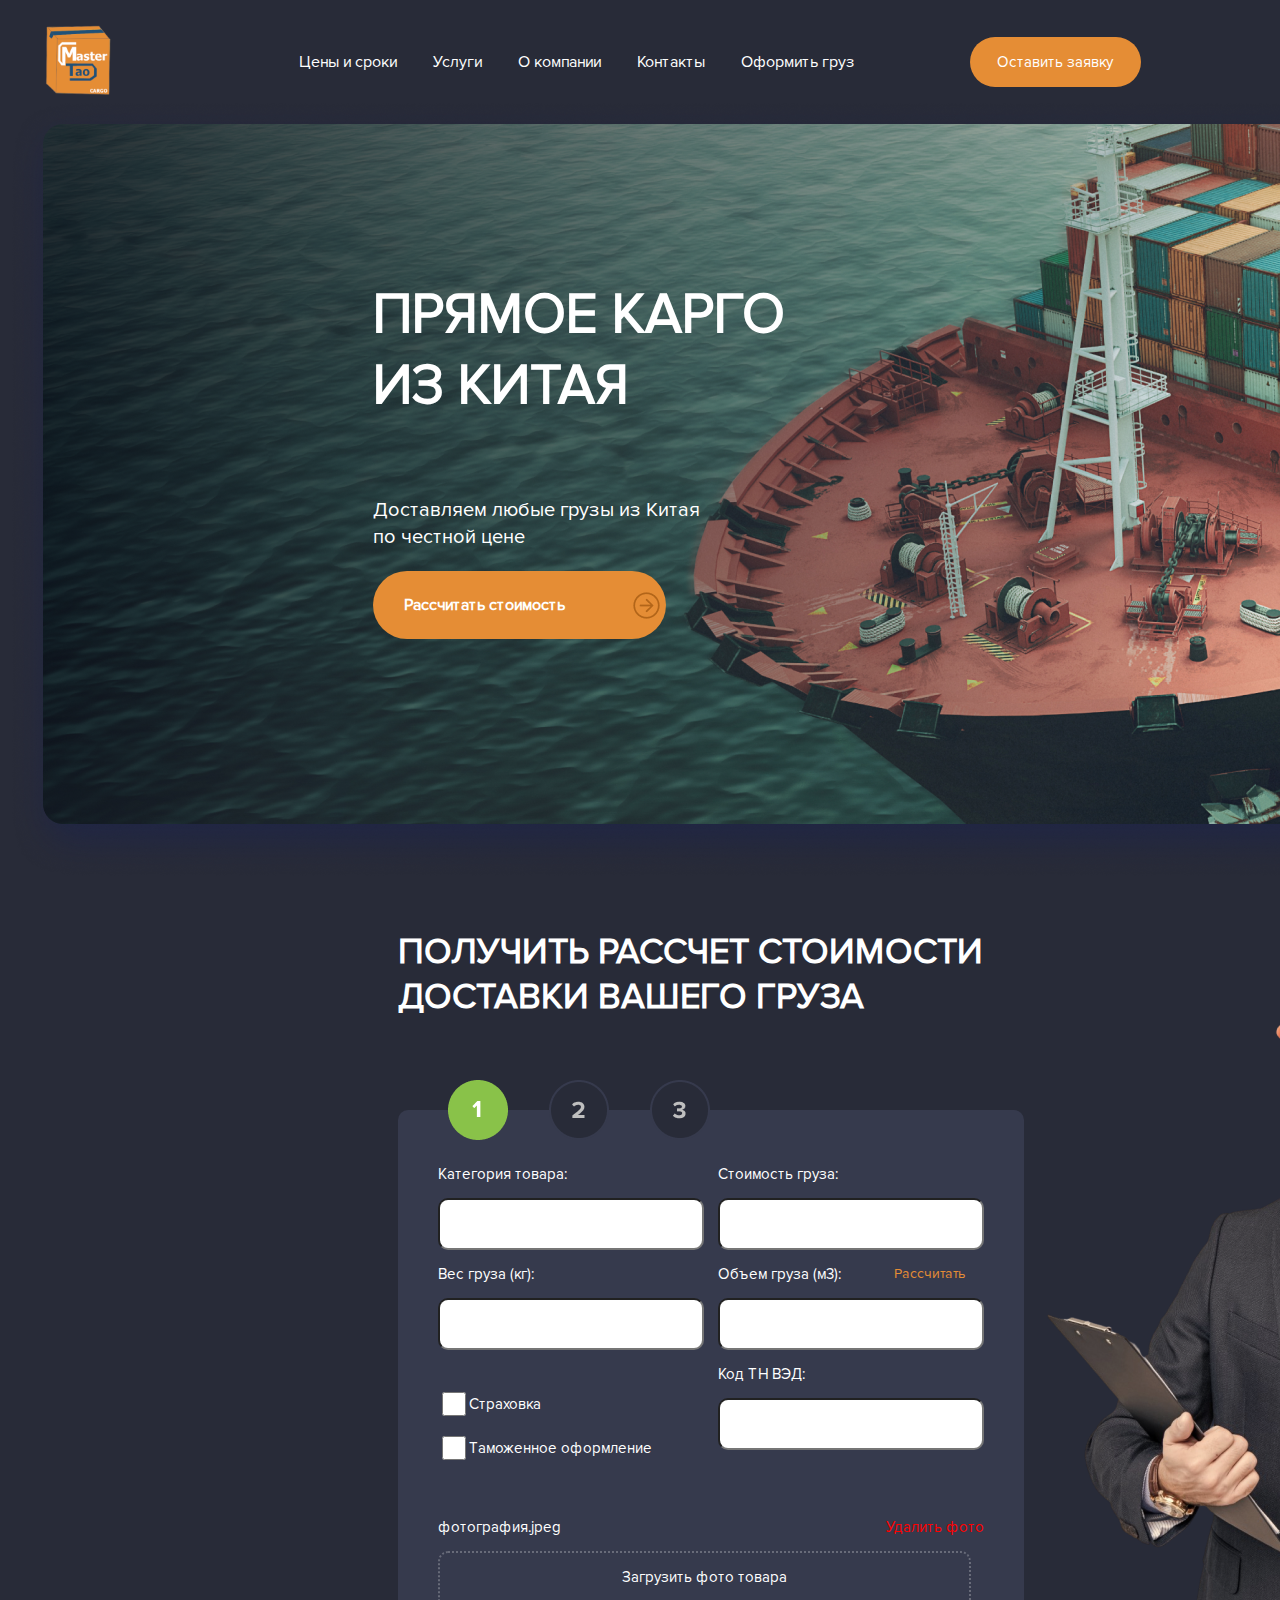
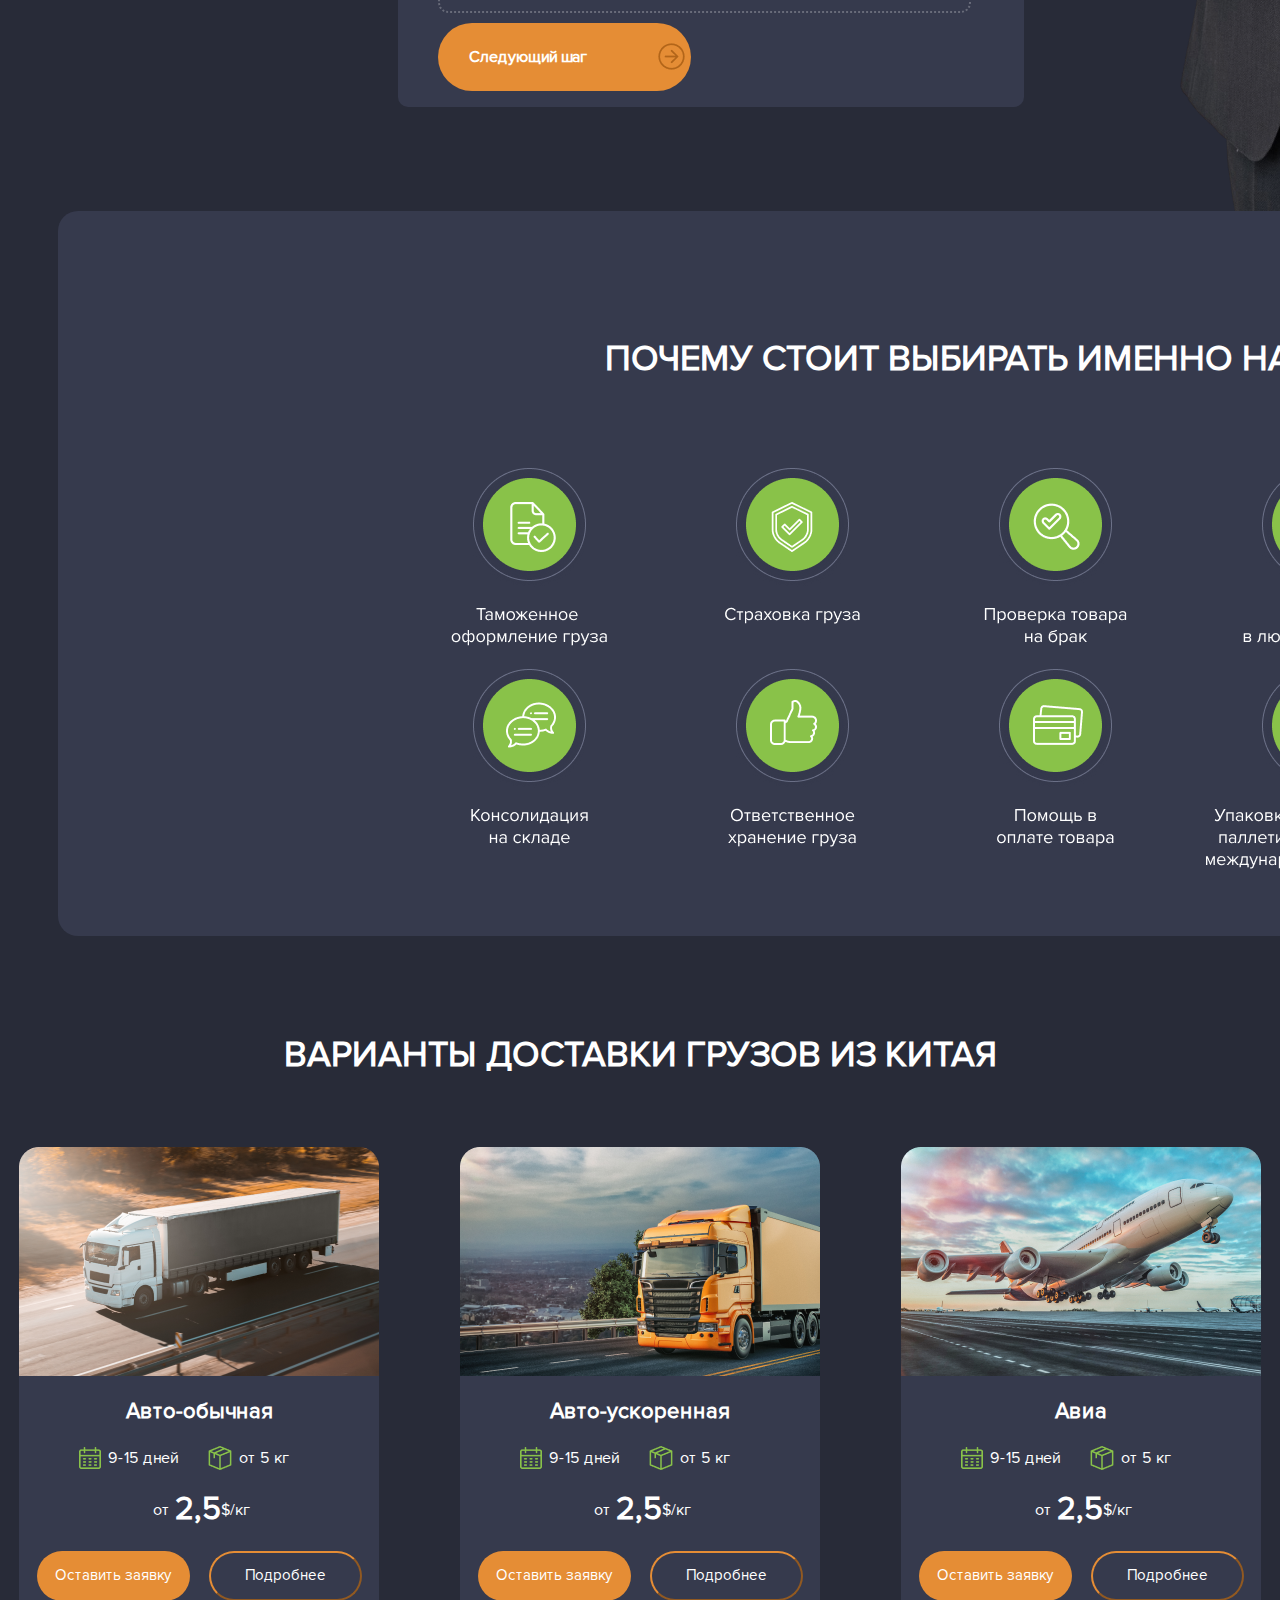
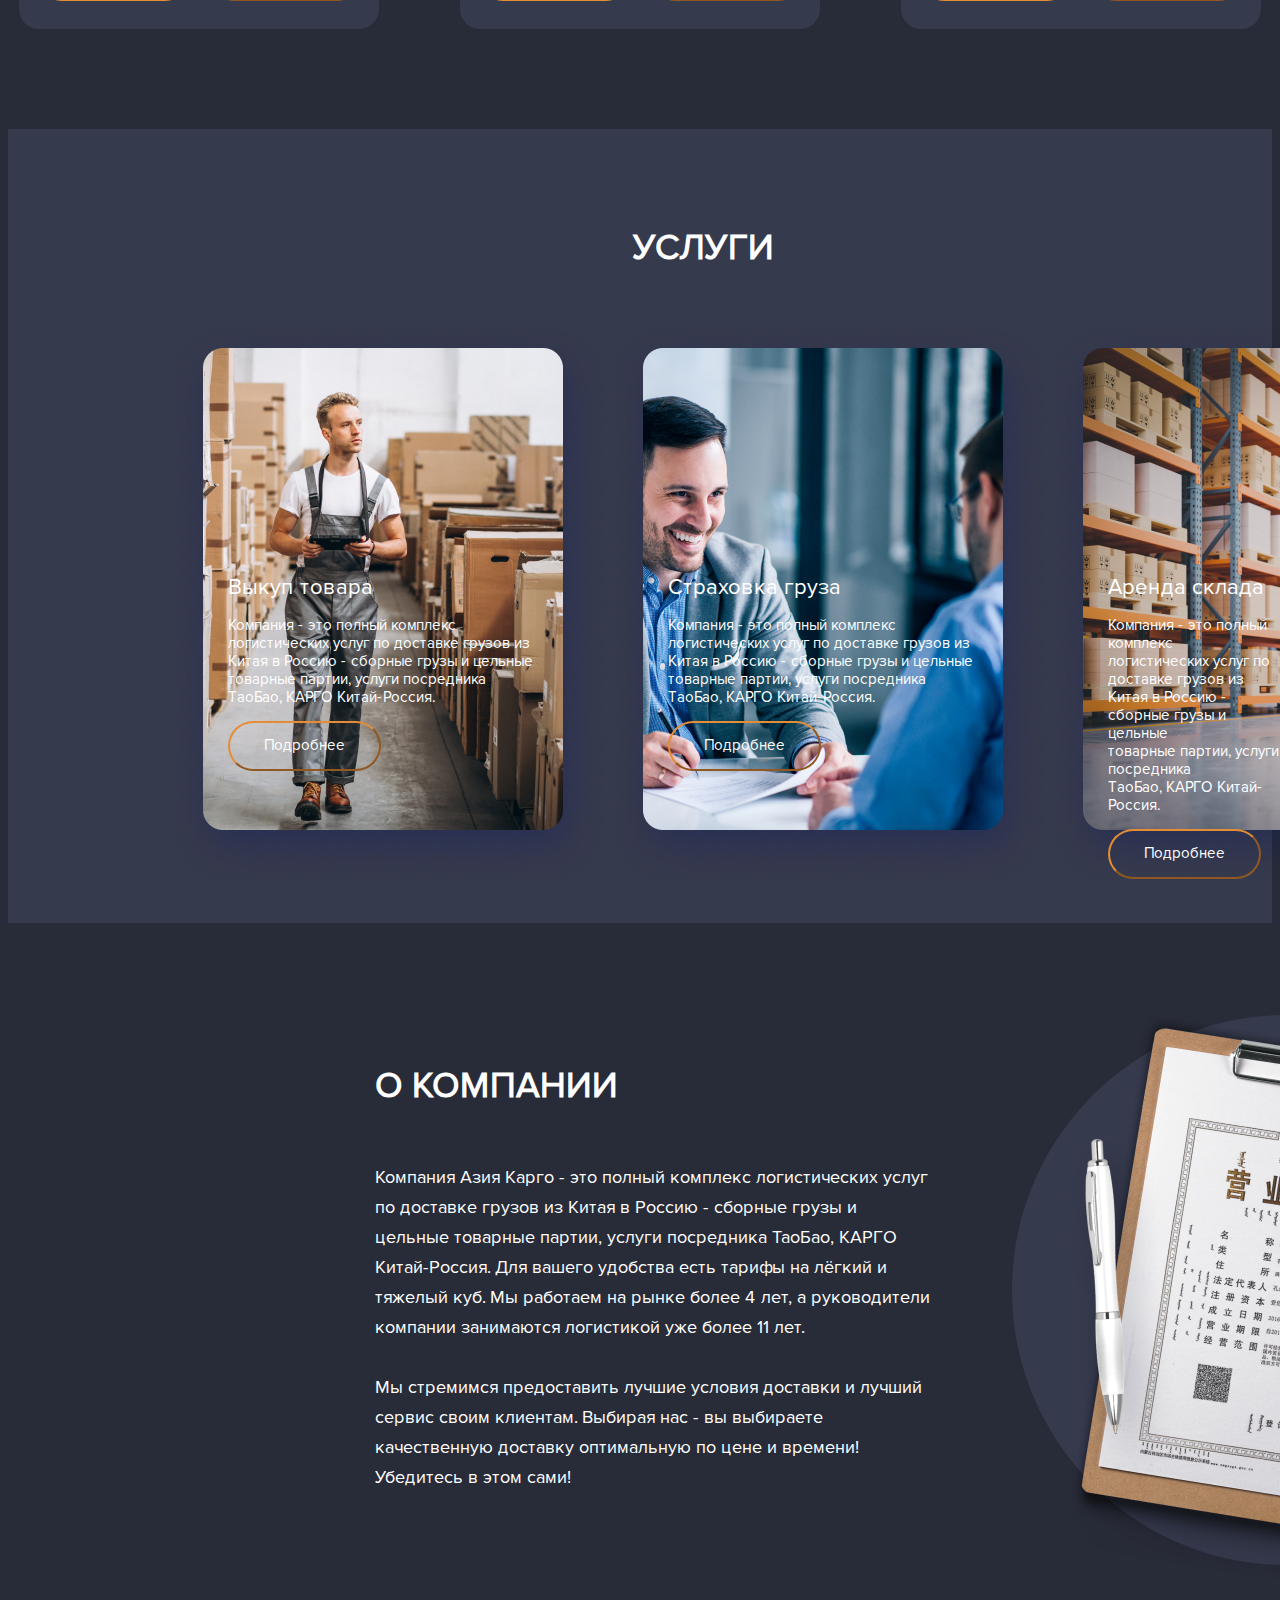
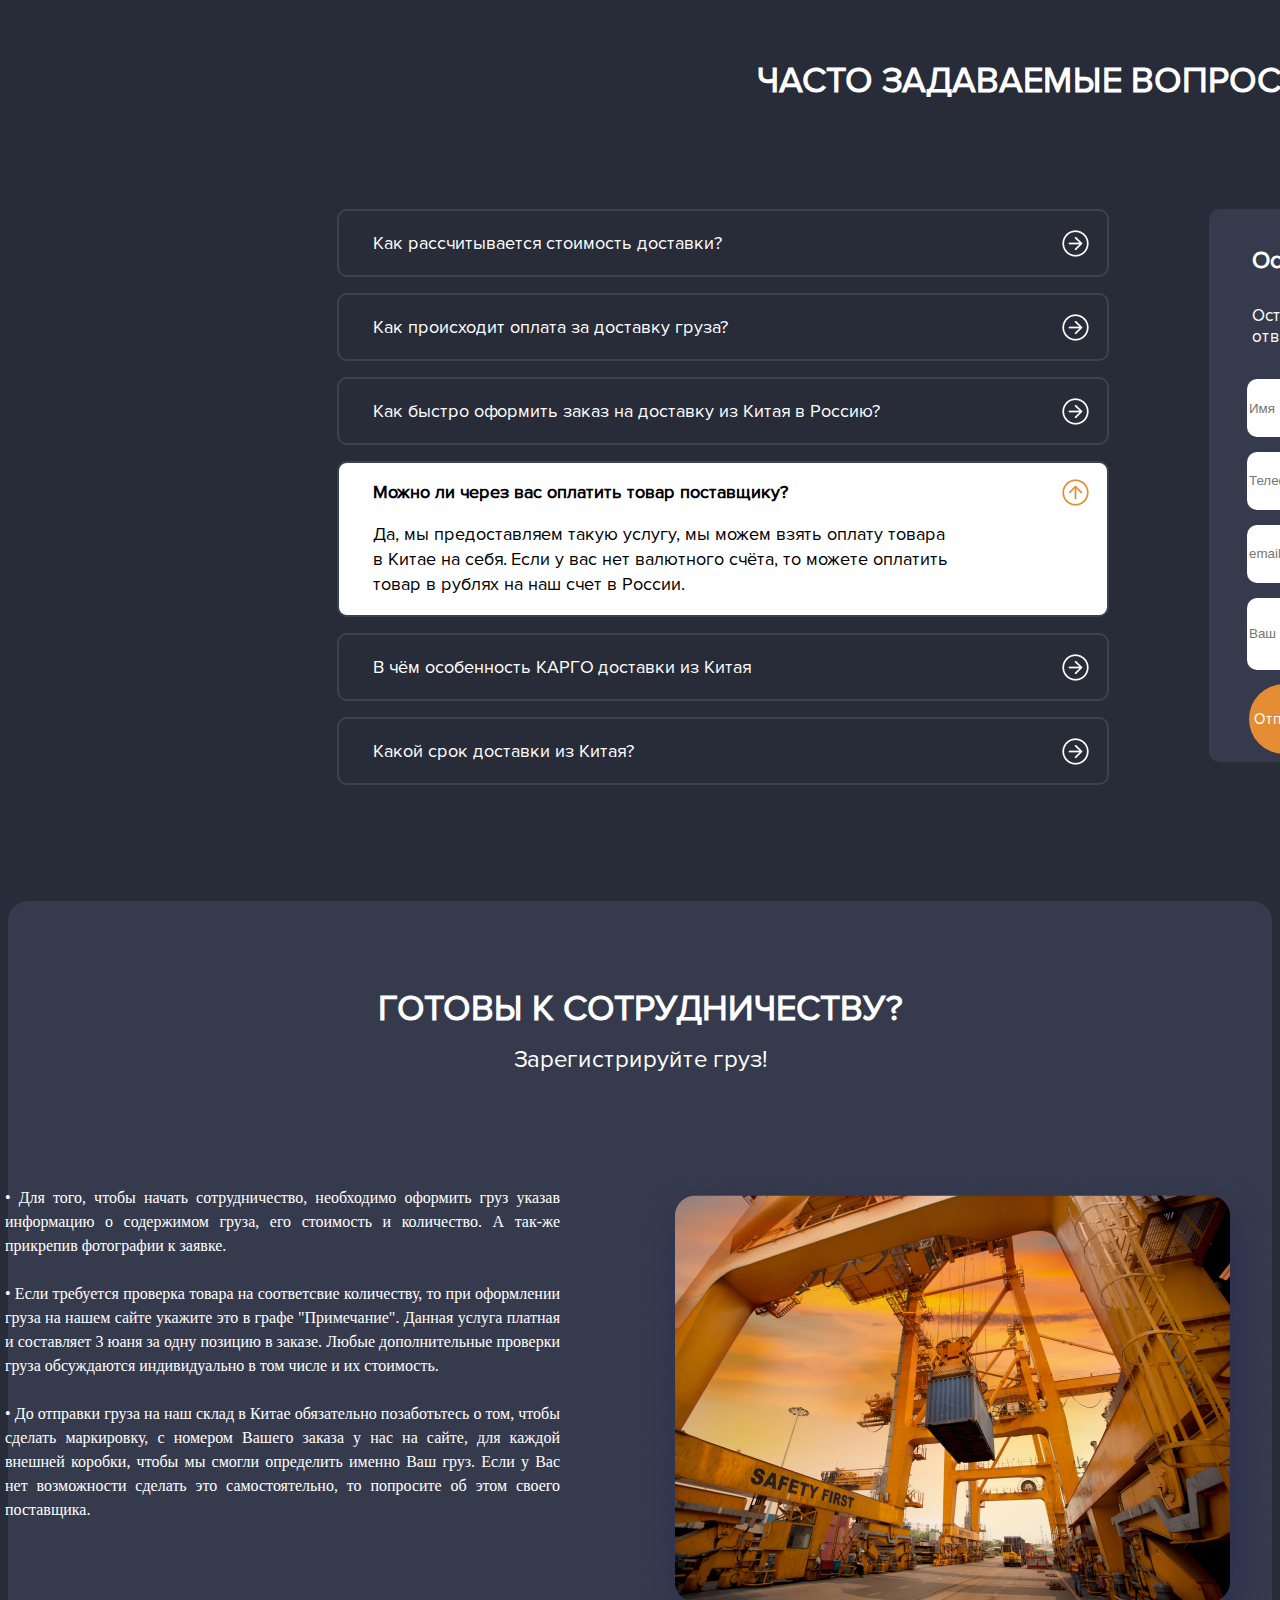
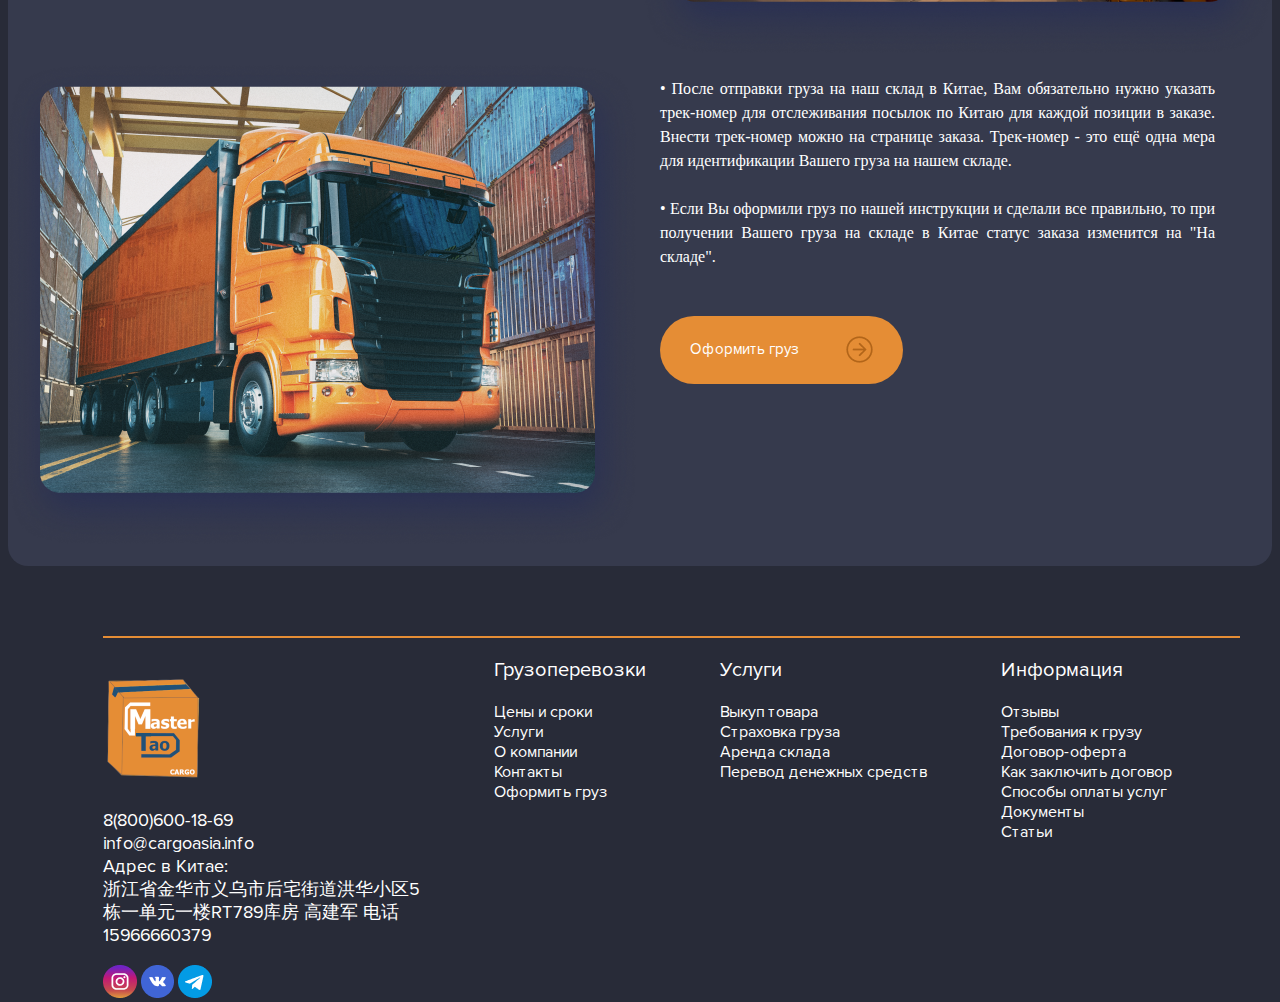
<file: index.html>
<!DOCTYPE html>
<html lang="en">
  <head>
    <meta charset="UTF-8" />
    <meta name="viewport" content="width=device-width, initial-scale=1.0" />
    <title>Document</title>
    <link rel="icon" type="image/png" sizes="32x32" href="./favicon.ico" />
    <link rel="stylesheet" href="style.css" />
    <link rel="stylesheet" href="./fonts/Proxima Nova/style.css" />
    <!-- <script src="./srs/jquery-3.7.1.min.js"></script> -->
    <script src="https://ajax.googleapis.com/ajax/libs/jquery/3.3.1/jquery.min.js"></script>
    <script src="./index.js"></script>
    <script src="https://code.jquery.com/jquery-3.7.1.min.js" integrity="sha256-/JqT3SQfawRcv/BIHPThkBvs0OEvtFFmqPF/lYI/Cxo=" crossorigin="anonymous"></script>
  </head>
  <body>
    <header class="header">
      <div class="header__logo header__content">
        <a href="./index.html"><img class="" src="./foto/logo.png" alt="" /></a>
      </div>
      <div class="header__list">
        <input type="checkbox" id="burger-checkbox" class="burger-checkbox">
        <label for="burger-checkbox" class="burger"></label>
        <ul class="header__ul">
          <a class="menu-item" href="#delivery"><li>Цены и сроки</li></a>
          <a class="menu-item" href="#services"><li>Услуги</li></a>
          <a class="menu-item" href="#about_us"><li>О компании</li></a>
          <a class="menu-item" href="#contact"><li>Контакты</li></a>
          <a class="menu-item" href="#registed"><li>Оформить груз</li></a>
        
        <div class="header__box header__content">
          <button class="header__button">
            <a href="./registration.html">Оставить заявку</a>
          </button>
        </div>
      </ul>
      </div>
    </header>
    
    <div class="main">
      <!-- БЛОК 1 -->

      <div class="main__slider">
        <div class="slaider__foto">
          <img src="./foto/Rectangle 3.png" alt="" />
        </div>

        <div class="main__headline">
          <p class="main__p1">ПРЯМОЕ КАРГО<br />ИЗ КИТАЯ</p>
          <p class="main__p2">
            Доставляем любые грузы из Китая<br />по честной цене
          </p>
          <button class="headline__button">
            <a href="./error.html">Рассчитать стоимость </a>
            <img
              class="headline__img"
              src="./foto/arrow-circle-left 1.png"
              alt=""
            />
          </button>
        </div>
      </div>

      <!-- БЛОК 2 -->

      <div class="main__form">
        <div class="form__headline">
          <p>ПОЛУЧИТЬ РАССЧЕТ СТОИМОСТИ<br />ДОСТАВКИ ВАШЕГО ГРУЗА</p>
        </div>
        <div class="form__list__one">
          <img src="./foto/step.png" style="position: absolute; margin-top: -30px; padding-left: 50px;" alt=""> 
          <div class="form__listform ">
            <div class="list1__block1"> 
            <p>Категория товара:</p><input type="text" required>
            <p>Вес груза (кг):</p><input type="number" required>
          
          <div class="checkbox" style="margin-top: 39px;">
              <input type="checkbox" id="one" style="width: 24px;height: 24px;border-radius: 10px;"><label for="one">Страховка</label>
            </div>
            <div class="checkbox"  style="margin-top: 14px;">
              <input type="checkbox" id="two" style="width: 24px;height: 24px;border-radius: 10px;"><label for="two">Таможенное оформление</label>
            </div>
        </div>
        <div class="list1__block2">
          <p>Стоимость груза:</p> <input type="number" required>
          <div class="list1__block2__p" 
          style="display: flex; flex-direction: row; justify-content: space-between; width: 248px; align-items: center;">
          <p>Объем груза (м3):</p> <a style="font-size: 14px; color: #E58D35;" onclick="showErrorMessage()" href="">Рассчитать</a></div> <input type="text">
          <p>Код ТН ВЭД:</p><input type="number" required>
        </div>
        
          </div>
          <div class="list1__block3" >
          <div style="display: flex; flex-direction: row; justify-content: space-between; align-items: center; padding-left: 40px; padding-right: 40px;">
            <p>фотография.jpeg</p> <p style="color: red;" onclick="showErrorMessage()" >Удалить фото</p></div>
          <input type="file" id="file-input">
          <label id="file-input-label" for="file-input">Загрузить фото товара</label>
        </div>
        <button  style="margin-bottom: 10px; margin-top: 10px;" class="list__button1">
          <a   onclick="showErrorMessage()">Следующий шаг </a>
            <img
              class="headline__img"
              src="./foto/arrow-circle-left 1.png"
              alt=""
            />
        </button>
      </div>
      
      <div class="form__list__two"  >

      </div>
        <div class="form__foto">
          <img
            src="./foto/medium-shot-man-holding-clipboard_1-removebg 1.png"
            alt=""
          />
        </div>
      </div>

      <!-- БЛОК 3 -->

      <div class="main__container">
        <p class="container__headline">ПОЧЕМУ СТОИТ ВЫБИРАТЬ ИМЕННО НАС?</p>
        <div class="container__block pic-ctn">
          <div class="block__1 pic">
            <img src="./foto/1.png" alt="" />
          </div>
          <div class="block__2 pic"><img src="./foto/2.png" alt="" /></div>
          <div class="block__3 pic"><img src="./foto/3.png" alt="" /></div>
          <div class="block__4 pic"><img src="./foto/4.png" alt="" /></div>
          <div class="block__5 pic"><img src="./foto/5.png" alt="" /></div>
          <div class="block__6 pic"><img src="./foto/6.png" alt="" /></div>
          <div class="block__7 pic"><img src="./foto/7.png" alt="" /></div>
          <div class="block__8 pic"><img src="./foto/8.png" alt="" /></div>
        </div>
      </div>

      <!-- БЛОК 4 -->

      <div class="main__delivery">
        <p class="delivery__headline" id="delivery">ВАРИАНТЫ ДОСТАВКИ ГРУЗОВ ИЗ КИТАЯ</p>
        <div class="cover">
          <!-- <button class="left" onclick="leftScroll()">Left</button> -->
          <div class="scroll-images">
            <div class="scroll__box">
              <img src="./foto/Rectangle 24.png" alt="" />
              <p class="box__headline">Авто-обычная</p>
              <div class="box__block">
                <img src="./foto/calendar.png" alt="" />
                <p>9-15 дней</p>
                <img src="./foto/box.png" alt="" />
                <p>от 5 кг</p>
              </div>
              <div class="box__text">
                <p style="padding: 5px">от</p>
                <h1>2,5</h1>
                <p>$/кг</p>
              </div>

              <div class="box__button">
                <button class="box__button1">
                  <a href="./registration.html">Оставить заявку</a>
                </button>
                <button class="box__button2">
                  <a href="./avto.html">Подробнее</a>
                </button>
              </div>
            </div>

            <div class="scroll__box">
              <img src="./foto/Rectangle 25.png" alt="" />
              <p class="box__headline">Авто-ускоренная</p>
              <div class="box__block">
                <img src="./foto/calendar.png" alt="" />
                <p>9-15 дней</p>
                <img src="./foto/box.png" alt="" />
                <p>от 5 кг</p>
              </div>
              <div class="box__text">
                <p style="padding: 5px">от</p>
                <h1>2,5</h1>
                <p>$/кг</p>
              </div>

              <div class="box__button">
                <button class="box__button1">
                  <a href="./registration.html">Оставить заявку</a>
                </button>
                <button class="box__button2">
                  <a href="./error.html">Подробнее</a>
                </button>
              </div>
            </div>

            <div class="scroll__box">
              <img src="./foto/Rectangle 26.png" alt="" />
              <p class="box__headline">Авиа</p>
              <div class="box__block">
                <img src="./foto/calendar.png" alt="" />
                <p>9-15 дней</p>
                <img src="./foto/box.png" alt="" />
                <p>от 5 кг</p>
              </div>
              <div class="box__text">
                <p style="padding: 5px">от</p>
                <h1>2,5</h1>
                <p>$/кг</p>
              </div>

              <div class="box__button">
                <button class="box__button1">
                  <a href="./registration.html">Оставить заявку</a>
                </button>
                <button class="box__button2">
                  <a href="./error.html">Подробнее</a>
                </button>
              </div>
            </div>

            <!-- <div class="scroll__box">
              <img src="./foto/Rectangle 27.png" alt="" />
              <p class="box__headline">Ж/д</p>
              <div class="box__block">
                <img src="./foto/calendar.png" alt="" />
                <p>9-15 дней</p>
                <img src="./foto/box.png" alt="" />
                <p>от 5 кг</p>
              </div>
              <div class="box__text">
                <p style="padding: 5px">от</p>
                <h1>2,5</h1>
                <p>$/кг</p>
              </div>

              <div class="box__button">
                <button class="box__button1">
                  <a href="./error.html">Оставить заявку</a>
                </button>
                <button class="box__button2">
                  <a href="./error.html">Подробнее</a>
                </button>
              </div>
            </div>

            <div class="scroll__box">
              <img src="./foto/Rectangle 28.png" alt="" />
              <p class="box__headline">Море</p>
              <div class="box__block">
                <img src="./foto/calendar.png" alt="" />
                <p>9-15 дней</p>
                <img src="./foto/box.png" alt="" />
                <p>от 5 кг</p>
              </div>
              <div class="box__text">
                <p style="padding: 5px">от</p>
                <h1>2,5</h1>
                <p>$/кг</p>
              </div>

              <div class="box__button">
                <button class="box__button1">
                  <a href="./error.html">Оставить заявку</a>
                </button>
                <button class="box__button2">
                  <a href="./error.html">Подробнее</a>
                </button>
              </div>
            </div> -->
          </div>
          <!-- <button class="right" onclick="rightScroll()">Right</button> -->
        </div>
      </div>

      <!-- БЛОК 5 -->

      <div class="main__servis" id="services">
        <p class="servis__headline">УСЛУГИ</p>
        <div class="main__card">
          <div class="card__box">
            <div class="card__img">
              <img src="./foto/serves 23.png" alt="" />
            </div>
            <div class="card__text">
              <h1>Выкуп товара</h1>
              <p>
                Компания - это полный комплекс <br />логистических услуг по
                доставке грузов из <br />Китая в Россию - сборные грузы и
                цельные <br />товарные партии, услуги посредника <br />ТаоБао,
                КАРГО Китай-Россия.
              </p>
              <button class="card__button">
                <a href="./error.html">Подробнее</a>
              </button>
            </div>
          </div>

          <div class="card__box">
            <div class="card__img">
              <img src="./foto/serves 24.png" alt="" />
            </div>
            <div class="card__text">
              <h1>Страховка груза</h1>
              <p>
                Компания - это полный комплекс <br />логистических услуг по
                доставке грузов из <br />Китая в Россию - сборные грузы и
                цельные <br />товарные партии, услуги посредника <br />ТаоБао,
                КАРГО Китай-Россия.
              </p>
              <button class="card__button">
                <a href="./error.html">Подробнее</a>
              </button>
            </div>
          </div>

          <div class="card__box">
            <div class="card__img">
              <img src="./foto/serves 25.png" alt="" />
            </div>
            <div class="card__text">
              <h1>Аренда склада</h1>
              <p>
                Компания - это полный комплекс <br />логистических услуг по
                доставке грузов из <br />Китая в Россию - сборные грузы и
                цельные <br />товарные партии, услуги посредника <br />ТаоБао,
                КАРГО Китай-Россия.
              </p>
              <button class="card__button">
                <a href="./error.html">Подробнее</a>
              </button>
            </div>
          </div>

          <!-- <div class="card__box">
            <div class="card__img">
              <img src="./foto/serves 26.png" alt="" />
            </div>
            <div class="card__text">
              <h1>Перевод денежных средств</h1>
              <p>
                Компания - это полный комплекс <br />логистических услуг по
                доставке грузов из <br />Китая в Россию - сборные грузы и
                цельные <br />товарные партии, услуги посредника <br />ТаоБао,
                КАРГО Китай-Россия.
              </p>
              <button class="card__button">
                <a href="./error.html">Подробнее</a>
              </button>
            </div> -->
          </div>
        </div>

        <!-- БЛОК 6 -->

        <div class="main__company" id="about_us">
          <div class="company__text">
            <p class="company__head" style="font-size: 36px; font-weight: 700; padding-top: 50px;">О КОМПАНИИ</p>
            <p>Компания Азия Карго - это полный комплекс логистических услуг по доставке грузов из Китая в Россию -
              сборные грузы и цельные товарные партии, услуги посредника ТаоБао, КАРГО Китай-Россия. 
              Для вашего удобства есть тарифы на лёгкий и тяжелый куб. Мы работаем на рынке более 4 лет, а руководители компании 
              занимаются логистикой уже более 11 лет.<br><br>Мы стремимся предоставить лучшие условия доставки и лучший сервис своим клиентам. 
              Выбирая нас - вы выбираете качественную доставку оптимальную по цене и времени! Убедитесь в этом сами!</p>
          </div>
          <div class="company__img">
            <img src="./foto/company.png" alt="">
          </div>
        </div>

        <!-- БЛОК 7 -->

        <div class="main__questions">
          <div class="questions__headline">
            <p>ЧАСТО ЗАДАВАЕМЫЕ ВОПРОСЫ</p>
          </div>

          <div class="questions__block">
            <div  class="block__question" onclick="showErrorMessage()"><p>Как рассчитывается стоимость доставки?</p> <img src="./foto/Vector.png" alt=""></div>
            <div class="block__question" onclick="showErrorMessage()"><p>Как происходит оплата за доставку груза?</p> <img src="./foto/Vector.png" alt=""></div>
            <div class="block__question" onclick="showErrorMessage()"><p>Как быстро оформить заказ на доставку из Китая в Россию?</p> <img src="./foto/Vector.png" alt=""></div>
            <div class="block__question__four" onclick="showErrorMessage()"> <div><p class="four__headline">Можно ли через вас оплатить товар поставщику?</p> <img src="./foto/Vector 2.png" alt=""></div> 
            <p class="question__text">Да, мы предоставляем такую услугу, мы можем взять оплату товара в Китае на себя. 
              Если у вас нет валютного счёта, то можете оплатить товар в рублях на наш счет в России.</p></div>
            <div class="block__question" onclick="showErrorMessage()"><p>В чём особенность КАРГО доставки из Китая</p> <img src="./foto/Vector.png" alt=""></div>
            <div class="block__question" onclick="showErrorMessage()"><p>Какой срок доставки из Китая?</p><img src="./foto/Vector.png" alt=""></div>
          </div>
          <div class="questions__form">
            <p class="form__headline__two">Остались вопросы?</p>
            <p class="form__p">Оставьте заявку и наш менеджер ответит вам в ближайшее время</p>
            <input type="text" placeholder="Имя" pattern="А-Я; а-я" style="height: 56px; width: 310px; background-color: #fff; border: none; border-radius: 10px; "> 
            <input type="number" placeholder="Телефон" pattern="0-9" style="height: 56px; width: 310px; background-color: #fff; border: none; border-radius: 10px; ">
            <input type="email" placeholder="email" style="height: 56px; width: 310px; background-color: #fff; border: none; border-radius: 10px; ">
            <input type="textarea" placeholder="Ваш запрос" style="height: 70px; width: 310px; background-color: #fff; border: none; border-radius: 10px; ">
            <button class="questions__button">
              <a href="./error.html">Отправить запрос </a><img
              class="headline__img"
              src="./foto/arrow-circle-left 1.png"
              alt=""
            />
            </button>
          </div>
        </div>

        <!-- БЛОК 8 -->

        <div class="main__about" id="registed">
          <div class="about__headline">
            <h1 class="about__p1" >ГОТОВЫ К СОТРУДНИЧЕСТВУ?</h1>
            <p class="about__p2">Зарегистрируйте груз!</p>
          </div>
          <div  class="about__blocks">
            <div class="about__block1">
            <p>• Для того, чтобы начать сотрудничество, необходимо оформить груз указав информацию о содержимом груза, его стоимость и количество. А так-же прикрепив фотографии к заявке. <br><br>
              • Если требуется проверка товара на соответсвие количеству, то при оформлении груза на нашем сайте укажите это в графе "Примечание". Данная услуга платная и составляет 3 юаня за одну позицию в заказе. Любые дополнительные проверки груза обсуждаются индивидуально в том числе и их стоимость. <br><br>
              • До отправки груза на наш склад в Китае обязательно позаботьтесь о том, чтобы сделать маркировку, с номером Вашего заказа у нас на сайте, для каждой внешней коробки, чтобы мы смогли определить именно Ваш груз. Если у Вас нет возможности сделать это самостоятельно, то попросите об этом своего поставщика.</p>
          </div>
          <div class="about__block2"><img class="about__img" src="./foto/main 2.png" alt=""></div>
          <div class="about__block3"> 
            <img class="about__img" src="./foto/main 1.png" alt="" >
          </div>
          <div class="about__block4"><p>• После отправки груза на наш склад в Китае, Вам обязательно нужно указать трек-номер для отслеживания посылок по Китаю для каждой позиции в заказе. Внести трек-номер можно на странице заказа. Трек-номер - это ещё одна мера для идентификации Вашего груза на нашем складе. 
            <br><br>• Если Вы оформили груз по нашей инструкции и сделали все правильно, то при получении Вашего груза на складе в Китае статус заказа изменится на "На складе".</p>
            <button class="about__button">
              <a href="./error.html">Оформить груз </a>
              <img
              class="headline__img"
              src="./foto/arrow-circle-left 1.png"
              alt=""
            />
            </button></div>
          
          </div>
          
        </div>

      </div>
    </div>

    <footer class="footer">
      <div class="footer__one" id="contact"><a href="./index.html"><img src="./foto/logo.png" alt="" /> </a>
      <p>8(800)600-18-69 <br>
        info@cargoasia.info <br>
        Адрес в Китае: <br>
        浙江省金华市义乌市后宅街道洪华小区5 <br> 栋一单元一楼RT789库房 高建军 电话<br> 15966660379</p>
        <div class=" ">
          <a href="https://instagram.com/"><img src="./foto/005-instagram.png" alt=""></a>
          <a href="https://vk.com/"><img src="./foto/015-vkontakte.png" alt=""></a>
          <a href="https://t.me/telegram"><img src="./foto/telegram.png" alt=""></a>
        </div>
      </div>
      <div class="footer__two">
        <ul> <p style="font-family: 'Proxima Nova Regular'; font-size: 20px; color: white; font-weight: 500;">Грузоперевозки</p>
          <li><a href="#delivery">Цены и сроки</a></li>
          <li><a href="#services"> Услуги</a></li>
          <li><a href="#about_us">О компании</a></li>
          <li><a href="#contact">Контакты</a></li>
          <li><a href="#registed">Оформить груз</a></li>
        </ul>
      </div>
      <div  class="footer__tree">
        <ul>
          <p  style="font-family: 'Proxima Nova Regular'; font-size: 20px; color: white; font-weight: 500;">Услуги</p>
          <li><a href="">Выкуп товара</a> </li>
          <li><a href="">Страховка груза</a> </li>
          <li><a href="">Аренда склада</a></li>
          <li><a href="">Перевод денежных средств</a></li>
        </ul>
      </div>
      <div class="footer__four">
        <ul>
          <p  style="font-family: 'Proxima Nova Regular'; font-size: 20px; color: white; font-weight: 500;">Информация</p>
          <li><a href="">Отзывы</a></li>
          <li><a href="">Требования к грузу</a></li>
          <li><a href="">Договор-оферта</a></li>
          <li><a href="">Как заключить договор</a></li>
          <li><a href="">Способы оплаты услуг</a></li>
          <li><a href="">Документы</a></li>
          <li><a href="">Статьи</a></li>
        </ul>
      </div>
      
    </footer>



    <script>
    function showErrorMessage() {
      alert("Упс, кажется что-то пошло не так");
    }

    
    </script>
  </body>
</html>
</file>
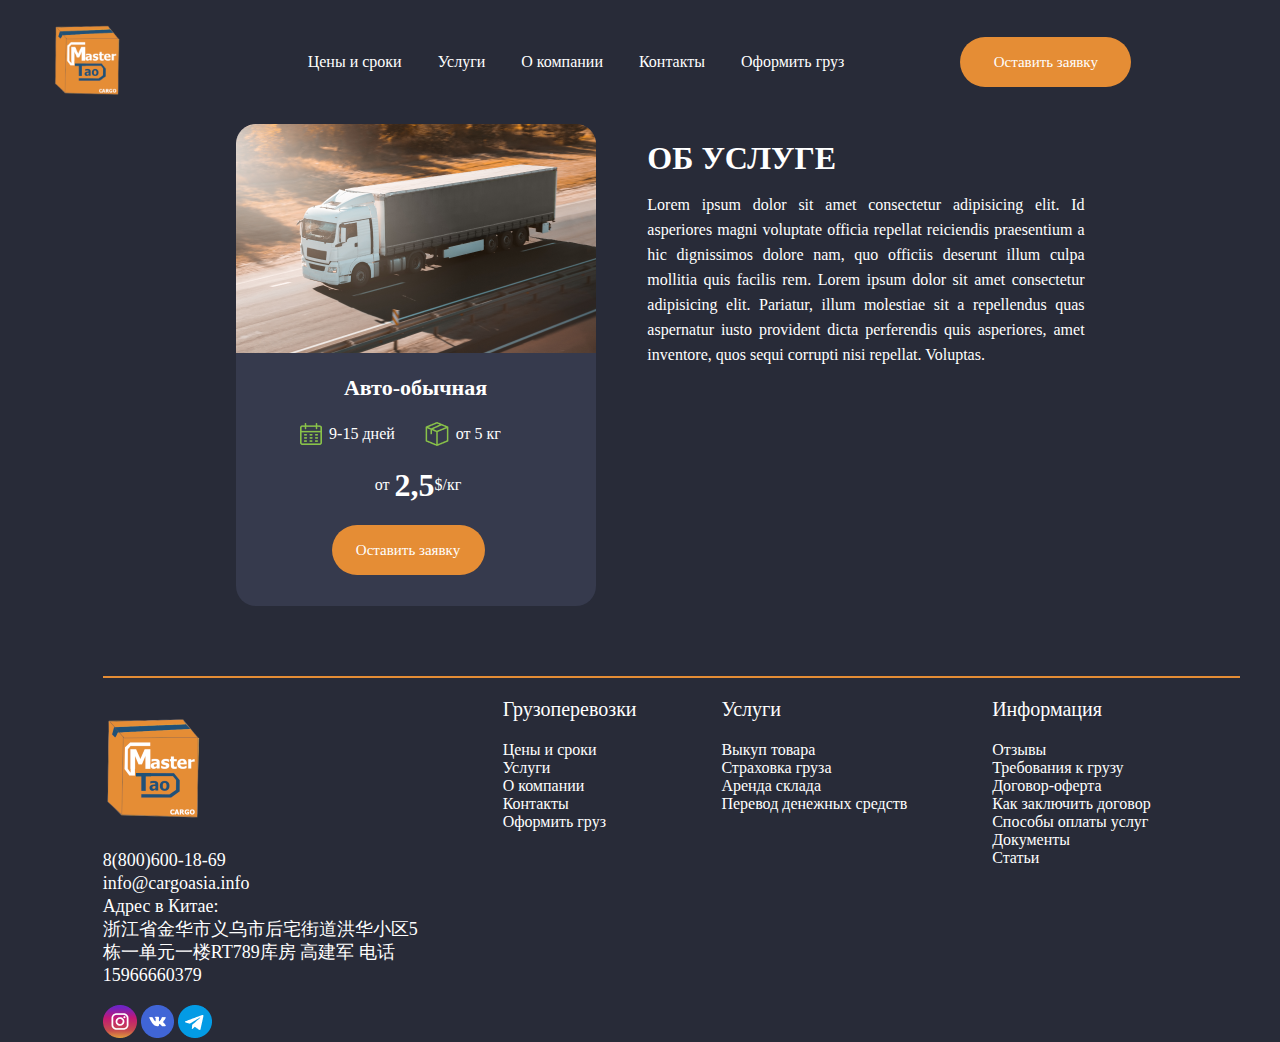
<file: avto.html>
<!DOCTYPE html>
<html lang="en">
<head>
    <meta charset="UTF-8">
    <meta http-equiv="X-UA-Compatible" content="IE=edge">
    <meta name="viewport" content="width=device-width, initial-scale=1.0">
    <title>Document</title>
    <link rel="stylesheet" href="./avto.css">
    <link rel="icon" type="image/png" sizes="32x32" href="./favicon.ico" />
</head>
<body>
    <header class="header">
        <div class="header__logo header__content">
          <a href="./index.html"><img class="" src="./foto/logo.png" alt="" /></a>
        </div>
        <div class="header__list">
          <input type="checkbox" id="burger-checkbox" class="burger-checkbox">
          <label for="burger-checkbox" class="burger"></label>
          <ul class="header__ul">
            <a class="menu-item" href="./error.html"><li>Цены и сроки</li></a>
            <a class="menu-item" href="./error.html"><li>Услуги</li></a>
            <a class="menu-item" href="./error.html"><li>О компании</li></a>
            <a class="menu-item" href="./error.html"><li>Контакты</li></a>
            <a class="menu-item" href="./error.html"><li>Оформить груз</li></a>
          
          <div class="header__box header__content">
            <button class="header__button">
              <a href="./error.html">Оставить заявку</a>
            </button>
          </div>
        </ul>
        </div>
      </header>
      <main class="main">
        <div class="scroll__box">
            <img src="./foto/Rectangle 24.png" alt="" />
            <p class="box__headline">Авто-обычная</p>
            <div class="box__block">
              <img class="card__img" src="./foto/calendar.png" alt="" />
              <p>9-15 дней</p>
              <img class="card__img" src="./foto/box.png" alt="" />
              <p>от 5 кг</p>
            </div>
            <div class="box__text">
              <p style="padding: 5px">от</p>
              <h1>2,5</h1>
              <p>$/кг</p>
            </div>

            <div class="box__button">
              <button class="box__button1">
                <a href="./error.html">Оставить заявку</a>
              </button>
              
            </div>
          </div>
          <div class="main__text">
            <h1 class="main__headline">ОБ УСЛУГЕ</h1>
            <p class="main__textp">Lorem ipsum dolor sit amet consectetur adipisicing elit. Id asperiores magni voluptate officia repellat reiciendis praesentium a hic dignissimos dolore nam, quo officiis deserunt illum culpa mollitia quis facilis rem. Lorem ipsum dolor sit amet consectetur adipisicing elit. Pariatur, illum molestiae sit a repellendus quas aspernatur iusto provident dicta perferendis quis asperiores, amet inventore, quos sequi corrupti nisi repellat. Voluptas.</p>
          </div>
      </main>
      <footer class="footer">
        <div class="footer__one"><a href="./index.html"><img src="./foto/logo.png" alt="" /> </a>
        <p>8(800)600-18-69 <br>
          info@cargoasia.info <br>
          Адрес в Китае: <br>
          浙江省金华市义乌市后宅街道洪华小区5 <br> 栋一单元一楼RT789库房 高建军 电话<br> 15966660379</p>
          <div class=" ">
            <a href="https://instagram.com/"><img src="./foto/005-instagram.png" alt=""></a>
            <a href="https://vk.com/"><img src="./foto/015-vkontakte.png" alt=""></a>
            <a href="https://t.me/telegram"><img src="./foto/telegram.png" alt=""></a>
          </div>
        </div>
        <div class="footer__two">
          <ul> <p style="font-family: 'Proxima Nova Regular'; font-size: 20px; color: white; font-weight: 500;">Грузоперевозки</p>
            <li><a href="./error.html">Цены и сроки</a></li>
            <li><a href="./error.html"> Услуги</a></li>
            <li><a href="./error.html">О компании</a></li>
            <li><a href="./error.html">Контакты</a></li>
            <li><a href="./error.html">Оформить груз</a></li>
          </ul>
        </div>
        <div  class="footer__tree">
          <ul>
            <p  style="font-family: 'Proxima Nova Regular'; font-size: 20px; color: white; font-weight: 500;">Услуги</p>
            <li><a href="">Выкуп товара</a> </li>
            <li><a href="">Страховка груза</a> </li>
            <li><a href="">Аренда склада</a></li>
            <li><a href="">Перевод денежных средств</a></li>
          </ul>
        </div>
        <div class="footer__four">
          <ul>
            <p  style="font-family: 'Proxima Nova Regular'; font-size: 20px; color: white; font-weight: 500;">Информация</p>
            <li><a href="">Отзывы</a></li>
            <li><a href="">Требования к грузу</a></li>
            <li><a href="">Договор-оферта</a></li>
            <li><a href="">Как заключить договор</a></li>
            <li><a href="">Способы оплаты услуг</a></li>
            <li><a href="">Документы</a></li>
            <li><a href="">Статьи</a></li>
          </ul>
        </div>
        
      </footer>

</body>
</html>
</file>
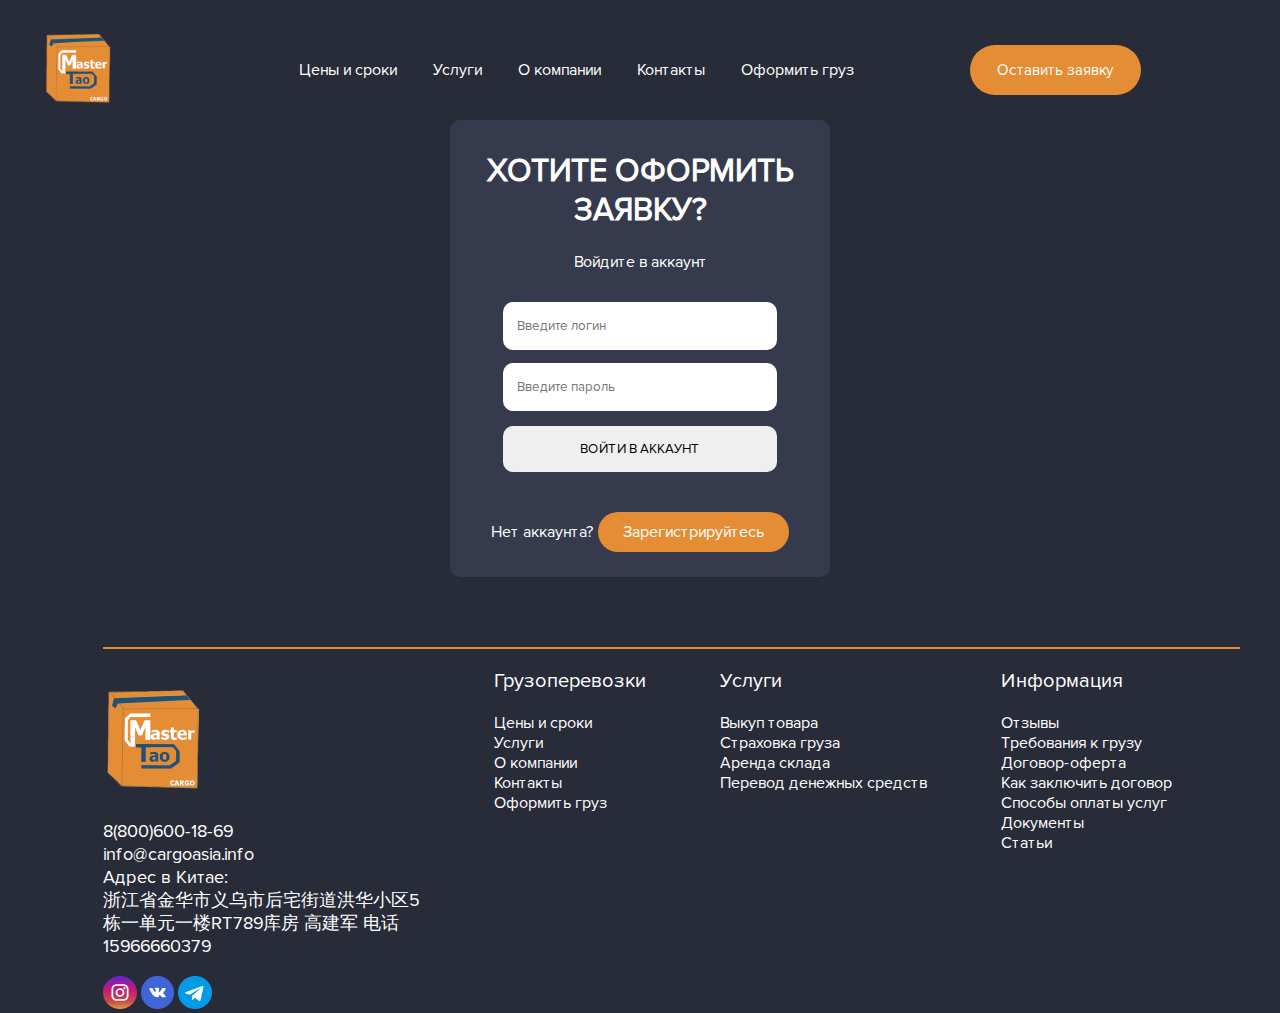
<file: enter.html>
<!DOCTYPE html>
<html lang="en">
<head>
    <meta charset="UTF-8">
    <meta http-equiv="X-UA-Compatible" content="IE=edge">
    <meta name="viewport" content="width=device-width, initial-scale=1.0">
    <title>Document</title>
    <link rel="stylesheet" href="./enter.css" />
    <link rel="stylesheet" href="./fonts/Proxima Nova/style.css" />
</head>
<body>
    <header class="header">
        <div class="header__logo header__content">
          <a href="./index.html"><img class="" src="./foto/logo.png" alt="" /></a>
        </div>
        <div class="header__list">
          <input type="checkbox" id="burger-checkbox" class="burger-checkbox">
          <label for="burger-checkbox" class="burger"></label>
          <ul class="header__ul">
            <a class="menu-item" href="./index.html#delivery"><li>Цены и сроки</li></a>
            <a class="menu-item" href="./index.html#services"><li>Услуги</li></a>
            <a class="menu-item" href="./index.html#about_us"><li>О компании</li></a>
            <a class="menu-item" href="./index.html#contact"><li>Контакты</li></a>
            <a class="menu-item" href="./index.html#registed"><li>Оформить груз</li></a>
          
          <div class="header__box header__content">
            <button class="header__button">
              <a href="./registration.html">Оставить заявку</a>
            </button>
          </div>
        </ul>
        </div>
      </header>
      <main class="main">
        <div class="main__headline">
            <h1>ХОТИТЕ ОФОРМИТЬ ЗАЯВКУ?</h1>
            <p>Войдите в аккаунт</p>
        </div>
        <div class="main__enter">
            <input placeholder="Введите логин" type="text">
            <input placeholder="Введите пароль" type="password"  pattern="(?=.*\d)(?=.*[a-z])(?=.*[A-Z]).{8,}">
            <button class="enter_btn" type="submit">Войти в аккаунт</button>

        </div>
        <div class="main__registr">
            <p>Нет аккаунта? <a href="./registration.html">Зарегистрируйтесь</a></p>
        </div>
      </main>
      <footer class="footer">
        <div class="footer__one"><a href="./index.html"><img src="./foto/logo.png" alt="" /> </a>
        <p>8(800)600-18-69 <br>
          info@cargoasia.info <br>
          Адрес в Китае: <br>
          浙江省金华市义乌市后宅街道洪华小区5 <br> 栋一单元一楼RT789库房 高建军 电话<br> 15966660379</p>
          <div class=" ">
            <a href="https://instagram.com/"><img src="./foto/005-instagram.png" alt=""></a>
            <a href="https://vk.com/"><img src="./foto/015-vkontakte.png" alt=""></a>
            <a href="https://t.me/telegram"><img src="./foto/telegram.png" alt=""></a>
          </div>
        </div>
        <div class="footer__two">
            <ul> <p style="font-family: 'Proxima Nova Regular'; font-size: 20px; color: white; font-weight: 500;">Грузоперевозки</p>
              <li><a href="./index.html#delivery">Цены и сроки</a></li>
              <li><a href="./index.html#services"> Услуги</a></li>
              <li><a href="./index.html#about_us">О компании</a></li>
              <li><a href="./index.html#contact">Контакты</a></li>
              <li><a href="./index.html#registed">Оформить груз</a></li>
            </ul>
          </div>
        <div  class="footer__tree">
          <ul>
            <p  style="font-family: 'Proxima Nova Regular'; font-size: 20px; color: white; font-weight: 500;">Услуги</p>
            <li><a href="">Выкуп товара</a> </li>
            <li><a href="">Страховка груза</a> </li>
            <li><a href="">Аренда склада</a></li>
            <li><a href="">Перевод денежных средств</a></li>
          </ul>
        </div>
        <div class="footer__four">
          <ul>
            <p  style="font-family: 'Proxima Nova Regular'; font-size: 20px; color: white; font-weight: 500;">Информация</p>
            <li><a href="">Отзывы</a></li>
            <li><a href="">Требования к грузу</a></li>
            <li><a href="">Договор-оферта</a></li>
            <li><a href="">Как заключить договор</a></li>
            <li><a href="">Способы оплаты услуг</a></li>
            <li><a href="">Документы</a></li>
            <li><a href="">Статьи</a></li>
          </ul>
        </div>
        
      </footer>
</body>
</html>
</file>
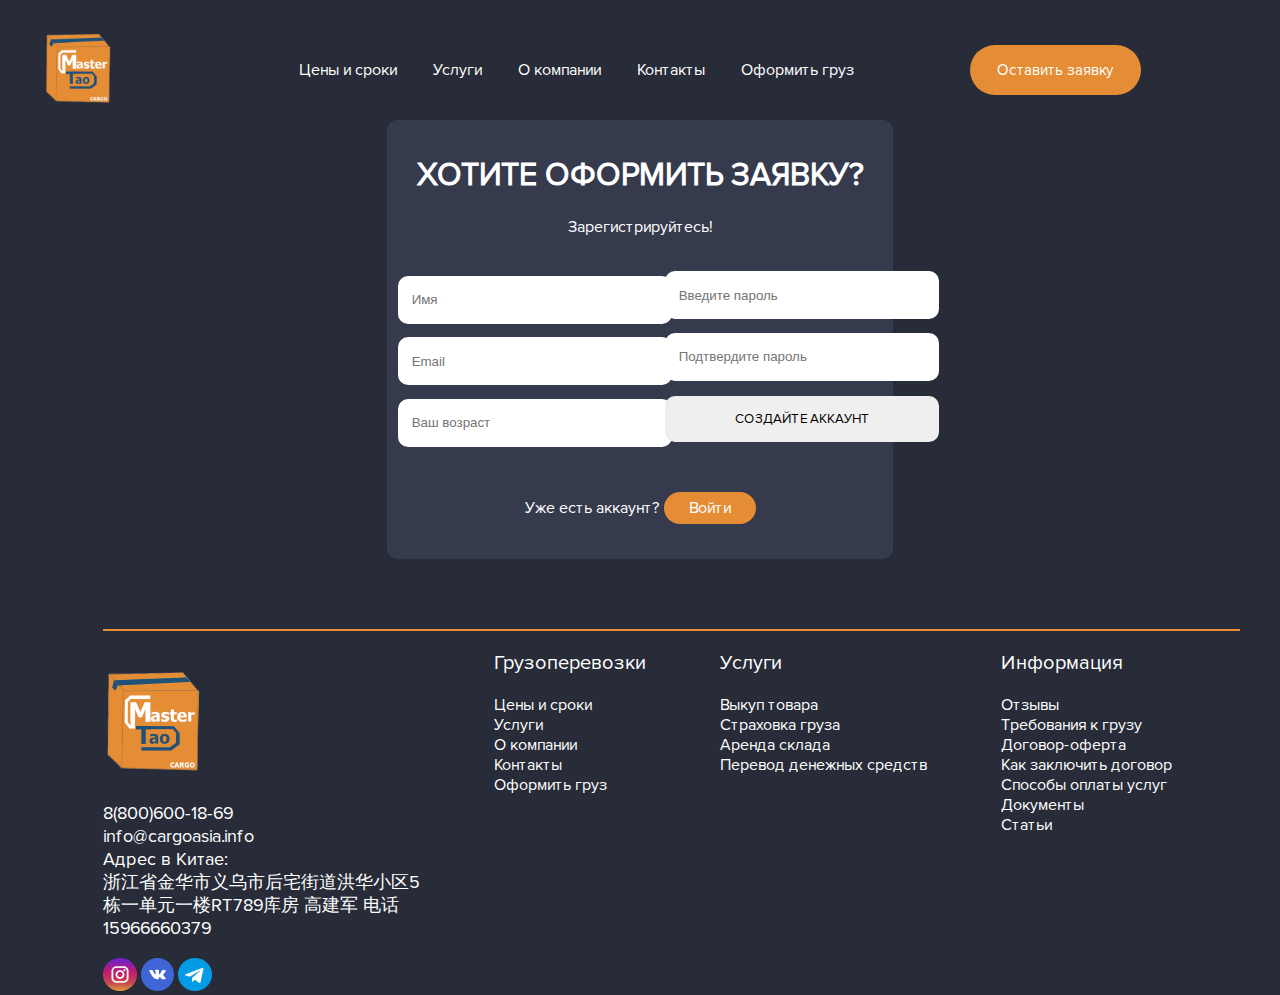
<file: registration.html>
<!DOCTYPE html>
<html lang="en">
<head>
    <meta charset="UTF-8">
    <meta http-equiv="X-UA-Compatible" content="IE=edge">
    <meta name="viewport" content="width=device-width, initial-scale=1.0">
    <title>Document</title>
    <link rel="stylesheet" href="./registration.css">
    <link rel="stylesheet" href="./fonts/Proxima Nova/style.css" />
</head>
<body>
  <header class="header">
    <div class="header__logo header__content">
      <a href="./index.html"><img class="" src="./foto/logo.png" alt="" /></a>
    </div>
    <div class="header__list">
      <input type="checkbox" id="burger-checkbox" class="burger-checkbox">
      <label for="burger-checkbox" class="burger"></label>
      <ul class="header__ul">
        <a class="menu-item" href="./index.html#delivery"><li>Цены и сроки</li></a>
        <a class="menu-item" href="./index.html#services"><li>Услуги</li></a>
        <a class="menu-item" href="./index.html#about_us"><li>О компании</li></a>
        <a class="menu-item" href="./index.html#contact"><li>Контакты</li></a>
        <a class="menu-item" href="./index.html#registed"><li>Оформить груз</li></a>
      
      <div class="header__box header__content">
        <button class="header__button">
          <a href="./registration.html">Оставить заявку</a>
        </button>
      </div>
    </ul>
    </div>
  </header>
      <main class="main">
        <div class="main__headline">
            <h1>ХОТИТЕ ОФОРМИТЬ ЗАЯВКУ?</h1>
            <p>Зарегистрируйтесь!</p>
        </div>
        <div class="main__registr">
          <div class="register__one">
            <input placeholder="Имя" type="text">
            <input placeholder="Email" type="email">
            <input placeholder="Ваш возраст" type="number" pattern="18>">
          </div>
          <div class="register__two">
            <input placeholder="Введите пароль" type="password"  pattern="(?=.*\d)(?=.*[a-z])(?=.*[A-Z]).{8,}">
            <input placeholder="Подтвердите пароль" type="password"  pattern="(?=.*\d)(?=.*[a-z])(?=.*[A-Z]).{8,}">
            <button class="reg_btn" type="submit">Создайте аккаунт</button>
          </div>      
          </div>
            
        <div class="main__enter">
            <p>Уже есть аккаунт? <a href="./enter.html">Войти</a></p>
        </div>
      </main>
      <footer class="footer">
        <div class="footer__one"><a href="./index.html"><img src="./foto/logo.png" alt="" /> </a>
        <p>8(800)600-18-69 <br>
          info@cargoasia.info <br>
          Адрес в Китае: <br>
          浙江省金华市义乌市后宅街道洪华小区5 <br> 栋一单元一楼RT789库房 高建军 电话<br> 15966660379</p>
          <div class=" ">
            <a href="https://instagram.com/"><img src="./foto/005-instagram.png" alt=""></a>
            <a href="https://vk.com/"><img src="./foto/015-vkontakte.png" alt=""></a>
            <a href="https://t.me/telegram"><img src="./foto/telegram.png" alt=""></a>
          </div>
        </div>
        <div class="footer__two">
          <ul> <p style="font-family: 'Proxima Nova Regular'; font-size: 20px; color: white; font-weight: 500;">Грузоперевозки</p>
            <li><a href="./index.html#delivery">Цены и сроки</a></li>
            <li><a href="./index.html#services"> Услуги</a></li>
            <li><a href="./index.html#about_us">О компании</a></li>
            <li><a href="./index.html#contact">Контакты</a></li>
            <li><a href="./index.html#registed">Оформить груз</a></li>
          </ul>
        </div>
        <div  class="footer__tree">
          <ul>
            <p  style="font-family: 'Proxima Nova Regular'; font-size: 20px; color: white; font-weight: 500;">Услуги</p>
            <li><a href="">Выкуп товара</a> </li>
            <li><a href="">Страховка груза</a> </li>
            <li><a href="">Аренда склада</a></li>
            <li><a href="">Перевод денежных средств</a></li>
          </ul>
        </div>
        <div class="footer__four">
          <ul>
            <p  style="font-family: 'Proxima Nova Regular'; font-size: 20px; color: white; font-weight: 500;">Информация</p>
            <li><a href="">Отзывы</a></li>
            <li><a href="">Требования к грузу</a></li>
            <li><a href="">Договор-оферта</a></li>
            <li><a href="">Как заключить договор</a></li>
            <li><a href="">Способы оплаты услуг</a></li>
            <li><a href="">Документы</a></li>
            <li><a href="">Статьи</a></li>
          </ul>
        </div>
        
      </footer>
</body>
</html>
</file>
<file: style.css>
body{
    background-color:  #282B38;
    max-width: 1920px;
    height: 100%;
}

/* header */

.header{
    display: flex;
    justify-content: center;
    margin-top: 25px;
    flex-direction: row;
    align-items: center;
} 
.header__ul{
    list-style-type: none;
    margin-left: 98px;
    margin-right: 97px;
 display: flex;
 flex-direction: row;
 align-items: center;
}
.header__list{
    flex-direction: row;
    display: flex;
    justify-content: space-around;
    height: 50px;
}
.header__logo img{
    width: 70%;

}
.header__ul a{
    color: white;
    text-decoration: none;
    font-family: 'Proxima Nova Regular';
    font-size: 16px;
}  
.header__ul li{
    display: inline;
    align-items: center;
    margin: 18px;
    
}
.header__button{
    height: 50px;
    width: 171px;
    background-color:  #E58D35;
    border-radius: 25px;border: none;
    margin-left: 98px;
}
.header__button a{
    color: #ffffff;
    font-size: 15px;
    font-family: 'Proxima Nova Regular';
    text-decoration: none;
}
.burger-checkbox{
    display: none;
}

/* main  */

/* slider */

.main{
    display: flex;
    flex-direction: column;

}

.main__slider{
    height: 700px;
    display: grid;
    grid-template-columns: 365px  ;
    grid-template-rows: 125px  ;
    grid-template-areas: 
    '. . '
    '. headline '
    '. . '
    ;
}
.main__headline{
    color: #ffffff;
    display: flex;
    flex-direction: column;
    grid-area: headline;
    
}
.main__p1{
    font-family: 'Proxima Nova Regular';
    font-size: 56px;
    font-weight: 700;
    line-height: 70.56px;
}
.main__p2 {
    font-family: 'Proxima Nova Regular';
    font-size: 20px;
    font-weight: 100;
    line-height: 27.1px;
}
.headline__button{
    display: flex;
    align-items: center;
    height: 68px;
    width: 293px;
    background-color: #E58D35;
    border-radius: 35px;
    border: none; 
    text-align: left; 
    justify-content: space-between;
    
}
.headline__button a {
    color: #ffffff;
    font-size: 16px;
    font-weight: 600;
    font-family: 'Proxima Nova Regular';
    text-decoration: none;
    padding-left: 25px;
}

/* main form*/

.main__form{
    display: grid;    
    width:1207px ;
    height: 917px;
    margin-left: 390px;
    grid-template-areas:
    'headline headline foto'
    'form form foto'
    'form form  foto';
    margin-top: 95px;
}
.form__headline{
    grid-area: headline;
    font-family: 'Proxima Nova Regular';
    font-weight: 600;
    font-size: 36px;
    color: white;
    line-height: 44.82px;
}
.checkbox{
    display: flex;
    flex-direction: row;
    justify-content: start;
    width: 215px;
    align-items: center;
}
.form__listform{
    display: flex; justify-content: space-between; flex-direction: row; align-items: start; padding: 40px;
}
.form__list__one{
    grid-area: form;
    width: 626px;
    height: 597px;
    background-color: #363A4D;
    font-family: 'Proxima Nova Regular';
    color: white;
    font-size: 15px;
    display: flex;
    flex-direction: column;
    border-radius: 10px;
}
.list1__block1{
    display: flex;
    flex-direction: column;
    justify-content: space-around;
}
.list1__block2{
    display: flex;
    flex-direction: column;
    justify-content: space-around;
}
.list1__block2 input{
    width: 258px;
    height: 46px;
    border-radius: 10px;
}
#file-input-label{
    width: 529px;
    height: 43px;
    border-radius: 10px;
    border: 2px dotted rgba(255, 255, 255, 0.252);
    margin-left: 40px;
    display: block;
    text-align: center;
    padding-top: 15px;
    font-family: 'Proxima Nova Regular';
    color: white;
    font-size: 15px;
}
#file-input {
    display: none;
}
::-webkit-file-upload-button {
    display: none;
}
.list1__block1 input{
    width: 258px;
    height: 46px;
    border-radius: 10px;
}
.form__foto{
    grid-area: foto;
}

.list__button1{
    display: flex;
    align-items: center;
    height: 68px;
    width: 253px;
    background-color: #E58D35;
    border-radius: 35px;
    border: none; 
    text-align: left; 
    justify-content: space-between;
    margin-left: 40px;
}
.list__button1 a {
    color: #ffffff;
    font-size: 16px;
    font-weight: 600;
    font-family: 'Proxima Nova Regular';
    text-decoration: none;
    padding-left: 25px;
}
/* block container */

.main__container{
    width: 1820px;
    height: 725px;
    background-color: #363A4D;
    margin-left: 50px;
    border-radius: 20px;
}

.container__headline{
    font-family: 'Proxima Nova Regular';
    font-weight: 600;
    font-size: 36px;
    color: white;
    text-align: center;
    padding-top: 90px;
}
.container__block{
    padding-left: 340px;
    padding-top: 51px;
    display: grid;
    grid-template-columns: 263px 263px 263px 263px;
    grid-template-rows:201px 201px;
    grid-template-areas: 
    ' A B C D'
    'E F G H'
    ;
}
.block__1{
    grid-area: A;
}
.block__2 {
    grid-area:B ;
}.block__3 {
    grid-area:C ;
}.block__4 {
    grid-area:D ;
}.block__5 {
    grid-area: E;
}.block__6 {
    grid-area: F;
}.block__7 {
    grid-area: G;
}.block__8 {
    grid-area:H ;
}

/* block delivery */
.main__delivery{
    display: flex;
    flex-direction: column;
    align-items: center;
}
.delivery__headline{
    font-family: 'Proxima Nova Regular';
    font-weight: 700;
    font-size: 36px;
    color: white;
    text-align: center;
    margin-top: 97px;
    margin-bottom: 70px;
}
.scroll-images{
    display: flex;
    flex-direction: row;
    justify-content: space-around;
    align-items: center;
    width: 1323px;
}
.scroll__box{
    width: 360px;
    height: 482px;
    background-color: #363A4D;
    border-radius: 20px;
    display: flex;
    flex-direction: column;
    align-items: center;
    font-family: 'Proxima Nova Regular';
    color: white;
}
.box__headline{
    font-family: 'Proxima Nova Regular';
    font-size: 22px;
    font-weight: 700;
}
.box__block{
    height: 22px;
    display: flex;
    flex-direction: row;
    align-items: center;
}
.box__block p{
    margin-left: 7px;
    margin-right: 30px;
}
.box__text{
    display: flex;
    flex-direction: row;
    align-items: center;
}
.box__button1{
    height: 50px;
    width: 153px;
    background-color: #E58D35;
    border-radius: 25px;
    border: none;
    margin-right: 15px;
}
.box__button1 a {
    color: #ffffff;
    font-size: 15px;
    font-family: 'Proxima Nova Regular';
    text-decoration: none;
}
.box__button2{
    height: 50px;
        width: 153px;
        border-radius: 25px;
        border-color:#E58D35 ;
        background-color:#363A4D;
}
.box__button2 a {
    color: #ffffff;
    font-size: 15px;
    font-family: 'Proxima Nova Regular';
    text-decoration: none;
}

/* main servis */
.main__servis{
    display: grid;
    width: 100%;
    height: 794px;
    background-color:#363A4D;
    margin-top: 100px;
    grid-template-areas: 
    '. . . T . . .'
    '. . C C C . .'
    '. . C C C . .';

}
.servis__headline{
    font-family: 'Proxima Nova Regular';
    font-size: 36px;
    font-weight: 700;
    color: white;
    text-align: center;
    margin-top: 97px;
    grid-area: T;
    width: 100%;
    display: flex;
    justify-content: center;
}
.card__box h1{
font-family: 'Proxima Nova Regular';
    font-size: 22px;
    font-weight: 500;
    color: white;
}
.card__box p{
    font-family: 'Proxima Nova Regular';
    font-size: 15px;
    color: white;
    text-align: center;
    text-align: left;
}
.main__card{
    grid-area: C;
    display: flex;
    width: 1140px;
    justify-content: center;
    margin-left: 250px;
}
.card__img{
    position: relative;
}
.card__text{
    position:absolute;
    margin-top: -330px;
    padding-left: 60px;
    z-index: 2;
}
.card__button{
    height: 50px;
    width: 153px;
    border-radius: 25px;
    border-color: #E58D35;
    background-color: #ffffff00;
}
.card__button a {
    color: #ffffff;
    font-size: 15px;
    font-family: 'Proxima Nova Regular';
    text-decoration: none;
}

/* block company */
.main__company{
    display: grid;
    width: 1182px;
    justify-content: center;
    grid-template-areas: 'T I';
    padding-top: 62px;
    margin-left: 390px;
}
.company__text{
    grid-area: T;
    font-family: 'Proxima Nova Regular';
        color: white;
        text-align: center;
        text-align: left;
        width:555px ;
}
.company__img{
    grid-area: I;
}
.company__text p{
    font-size: 18px;
    font-weight: 100;
    line-height: 30px;
    padding-top: 25px;
}

/* block question */
.main__questions{
    display: grid;
    width: 1140px;
    justify-content: center;
    grid-template-areas: 
    '. H H'
    'B B F'
    'B B F';
    margin-left: 390px;
}
.questions__headline {
    grid-area: H;
}
.questions__headline p{
    font-family: 'Proxima Nova Regular';
        color: white;
        text-align: center;
        text-align: left;
        font-size: 36px;
        font-weight: 700;
        padding-left: 34px;
}
.questions__block{
    display: flex;
    flex-direction: column;
    grid-area: B;
    margin-top: 70px;
}
.block__question{
    width: 716px;
    height: 64px;
    display: flex;
    flex-direction: row;
    justify-content: space-between;
    align-items: center;
    font-family: 'Proxima Nova Regular';
    color: white;
    text-align: left;
    font-size: 18px;   
    border: solid #3A444E;
    border-radius: 10px;
    border-width: 2px 2px;
    margin-bottom: 16px;
    padding-left: 34px;
    padding-right: 18px;
}
.block__question__four{
    width: 716px;
    height: 152px;
    display: flex;
    flex-direction: column;
    justify-content: space-between;
    align-items: start;
    border: solid #3A444E;
    border-radius: 10px;
    border-width: 2px 2px;
    margin-bottom: 16px;
    padding-left: 34px;
    padding-right: 18px;
    background-color: #fff;
}
.block__question__four div{
    display: flex;
    flex-direction: row;
    justify-content: space-between;
    align-items: center;
    width: 100%;
}

.four__headline{
    color: black;
    font-size: 18px;
    font-family: 'Proxima Nova Regular';
    text-align: left;
    font-weight: 700;
    
}
.questions__form{
    width: 390px;
    height: 553px;
    display: flex;
    justify-content: space-around;
    flex-direction: column;
    align-items: center;
    background-color: #363A4D;
    grid-area: F;
    margin-left: 100px;
    margin-top: 70px;
    border-radius: 10px;
     
}
.form__p{
    font-family: 'Proxima Nova Regular';
    color: white;
    text-align: left;
    width: 305px;
    font-size: 17px;
    margin-top: -10px;
}
.question__text{
    background-color: #fff;
    font-family: 'Proxima Nova Regular';
    color: rgb(0, 0, 0);
    text-align: left;
    font-size: 18px; 
    margin-top: -15px;
    width: 583px;
    line-height: 25px;
}


.form__headline__two{
    width: 305px;
    height: 30px;
    font-size: 24px;
    font-weight: 600;
    line-height: 30px;
    text-align: left;
    margin-top: 30px;
    color: #fff;
    font-family: 'Proxima Nova Regular';
}
.questions__button{
    height: 70px;
    width: 310px;
    background-color:  #E58D35;
    border-radius: 90px;
    border: none;
    display: flex;
    justify-content: space-between;
    align-items: center;
    flex-direction: row;
    padding-left: 5px;
    padding-right: 5px;
}

.questions__button a{
    color: #ffffff;
    font-size: 15px;
    font-family: 'Proxima Nova Regular';
    text-decoration: none;
    
}
button a:visited{
    color: #282B38;
}
/* main__container */

.main__about{
    display: flex;
    justify-content: space-around;
    flex-direction: column;
    align-items: center;
    width: 100%;
    height: 1265px;
    background-color: #363A4D;
    border-radius: 20px;
    margin-top: 100px;
}
.about__headline{
    display: flex;
    justify-content: space-around;
    flex-direction: column;
    align-items: center;
    width: 1140px;
    height: 131px;
}
.about__p1{
    font-size: 36px;
    font-weight: 600;
    color: #fff;
    font-family: 'Proxima Nova Regular';
    text-align: center;
}
.about__p2{
    font-size: 24px;
    font-weight: 300;
    color: #fff;
    font-family: 'Proxima Nova Regular';
    text-align: center;
    margin-top: -10px;
}
.about__button{
    height: 68px;
    width: 243px;
    background-color:  #E58D35;
    border-radius: 90px;
    border: none;
    display: flex;
    justify-content: space-around;
    align-items: center;
    flex-direction: row;
    margin-top: 47px;
}
.about__button a{
    color: #ffffff;
    font-size: 15px;
    font-family: 'Proxima Nova Regular';
    text-decoration: none;
    
}
.about__blocks{
    display: grid;
    width: 1890px;
    height: 887px;
    justify-content: center;
    align-content: center;
    grid-template-areas: 
    'A C' 
    'B D';
    font-family: 'Proxima Nova';
font-size: 16px;
font-weight: 400;
text-align: justify;
color: #fff;

}
.about__block1{
    grid-area: A;
    width: 555px;
    line-height: 24px;
}
.about__block2{
    grid-area: B;
}
.about__block3{
    grid-area: C;
}
.about__block4{
    grid-area: D;
    margin-left: 20px;
    width: 555px;
    line-height: 24px;
}
/* footer */

.footer{
    display: grid;
    margin-top: 70px;
    width: 90%;
    height: 318px;
    border-top: solid 2px #E58D35;
    grid-template-areas: 
    '0 1 2 3 4 ';
    align-self: center;
    justify-self: center;
    margin-left: 5%;
}
.footer__one{
    margin-top: 40px;
    color: white;
}
.footer__one p{
    font-family: 'Proxima Nova Regular';
    line-height: 23px;
    text-align: left;
    font-size: 18px; 
    font-weight: 300;
    margin-top: 27px;
    grid-area: 1;
}
.footer__social{
    display: flex;
    flex-direction: row;
    width: 117px;
    justify-content: space-around;
    grid-area: 0;

}

.footer__two ul li{
    list-style-type: none;
    font-family: 'Proxima Nova Regular';
    color: #85899C;
    font-size: 16px;
    grid-area: 2;
}

.footer__tree  ul li{
    list-style-type: none;
    font-family: 'Proxima Nova Regular';
    color: #85899C;
    font-size: 16px;
    grid-area: 3;
}

.footer__four ul li{
    list-style-type: none;
    font-family: 'Proxima Nova Regular';
    color: #85899C;
    font-size: 16px;
    grid-area: 4;
}
button:hover{
    box-shadow: 0px 0px 5px 5px #071a2c;
    transition: transform .8s;
}
a {
	position: relative;
	color: #ffffff;
	cursor: pointer;
	line-height: 1; 
	text-decoration: none; 

}
a:after {
	display: block;
	position: absolute;
	left: 0; 
	width: 0;
	height: 2px;
	background-color: #ffffff; 
	content: "";
	transition: width 0.3s ease-out; 
}

a:hover:after,
a:focus:after {
	width: 80%; 
    margin-left: 10%;
}






@media screen and (max-width: 450px) {

.header {
    width: 90%;
    display: flex;
    justify-content:space-between;
    align-items: center;
    margin-top: 25px;
    flex-direction: row;
    position: relative; 
  }

  .header__list {
    flex-direction: row;
    display: flex;
  }
  
  .header__ul a {
    color: white;
    text-decoration: none;
    font-family: 'Proxima Nova Regular';
    font-size: 16px;
  }
  
  .header__ul li {
    display: inline;
    align-items: center;
    margin: 18px;
  }
  .header__ul {
    list-style-type: none;
    margin-left: 98px;
    margin-right: 97px;
    position: absolute; 
    margin-top: 0;
    margin-left: -68%;
    background-color: #333333;
    width: 100%;
    text-align: center;
    padding: 20px 0;
    z-index: 9999;
    display: none;
  }

  .burger-checkbox:checked ~ .header__ul {
    display: block;
    position: absolute;
    top: 70px;
    background-color: #333333;
    width: 100%;
    text-align: center;
    padding: 20px 0;
    z-index: 9999;
    margin-top: 0;
  }

  .burger-checkbox:checked ~ .header__ul {
    display: block;
  }
  
  .burger-checkbox:checked ~ .header__ul a {
    display: block;
    margin: 10px 0;
  }
  .header__button {
    height: 50px;
    width: 171px;
    background-color: #E58D35;
    border-radius: 25px;
    border: none;
  }
  
  .header__button a {
    color: #ffffff;
    font-size: 15px;
    font-family: 'Proxima Nova Regular';
    text-decoration: none;
  }
  
  .burger-checkbox {
    display: none;
  }
  
  .burger {
    display: block;
    width: 30px;
    height: 2px;
    background-color: white;
    position: relative;
    cursor: pointer;
    margin-top: 20px;
    margin-right: 10px;
  }
  
  .burger:before,
  .burger:after {
    content: "";
    position: absolute;
    width: 30px;
    height: 2px;
    background-color: white;
  }
  
  .burger:before {
    transform: translateY(-8px);
  }
  
  .burger:after {
    transform: translateY(8px);
  }
  .header__button{
    
    margin-left: 0px;
}
/* main  */

/* slider */


.main__slider{
    width: 100%;
    height: 650px;
    display: grid;
    justify-content: center;
    grid-template-columns: 365px  ;
    grid-template-rows: 125px  ;
    grid-template-areas: 
    ' . '
    ' headline '
    '. '
    ;
}
.slaider__foto {
    position: absolute;
    z-index: -1;
    width: 100%;
    height: 650px;
    overflow: hidden;
  }
  
  .slaider__foto img {
    width: 100%;
    height: 100%;
    object-fit: cover;
  }
.main__headline{
    color: #ffffff;
    display: flex;
    flex-direction: column;
    grid-area: headline;
    
}
.main__p1{
    font-family: 'Proxima Nova Regular';
    font-size: 32px;
    font-weight: 700;
    line-height:40.32px;
    text-align: center;
}
.main__p2 {
    font-family: 'Proxima Nova Regular';
    font-size: 16px;
    font-weight: 500;
    line-height:21.68px;
    text-align: center;
}
.headline__button{
    display: flex;
    align-items: center;
    height: 58px;
    width: 270px;
    background-color: #E58D35;
    border-radius: 35px;
    border: none; 
    text-align: left; 
    justify-content: space-between;
    margin-left: 55px;
}
.headline__button a {
    color: #ffffff;
    font-size: 16px;
    font-weight: 600;
    font-family: 'Proxima Nova Regular';
    text-decoration: none;
    padding-left: 25px;
}
/* main__form */
.main__form{
    display: grid;    
    width:100% ;
    height:1020px;
    margin-left: 0px;
    grid-template-areas:
    'headline '
    'form '
;
    margin-top: 55px;
}
.form__headline{
    grid-area: headline;
    font-family: 'Proxima Nova Regular';
    font-weight: 600;
    font-size: 20px;
    color: white;
    line-height:29.88px;
    text-align:center;
    width:100%;

}
.checkbox{
    display: flex;
    flex-direction: row;
    justify-content: start;
    width: 215px;
    align-items: center;
}

.form__list__one{
    grid-area: form;
    width:100%;
    height:850px;
    background-color: #363A4D;
    font-family: 'Proxima Nova Regular';
    color: white;
    font-size: 15px;
    display: flex;
    flex-direction: column;
    border-radius: 10px;
}
.form__list__one img{
    margin-left: -10px;
}
.form__listform{
    display: flex;
    justify-content: space-around;
    flex-direction: column;
    margin-bottom: -40px;
}
.list1__block1{
    display: flex;
    flex-direction: column;
    justify-content: space-around;
}
.list1__block2{
    display: flex;
    flex-direction: column;
    justify-content: space-around;
}
.list1__block2 input{
    width: 258px;
    height: 46px;
    border-radius: 10px;
}
#file-input-label{
    width:258px;
    height: 23px;
    border-radius: 10px;
    border: 2px dotted rgba(255, 255, 255, 0.252);
    margin-left: 40px;
    display: block;
    text-align: center;
    padding-top: 10px;
    padding-bottom: 5px;
    margin-top: -5px;
    margin-bottom: 10px;
    font-family: 'Proxima Nova Regular';
    color: white;
    font-size: 15px;
}
#file-input {
    display: none;
}
::-webkit-file-upload-button {
    display: none;
}
.list1__block1 input{
    width: 258px;
    height: 46px;
    border-radius: 10px;
}
.form__foto{
    display: none;
}

.list__button1{
    display: flex;
    align-items: center;
    height: 68px;
    width: 253px;
    background-color: #E58D35;
    border-radius: 35px;
    border: none; 
    text-align: left; 
    justify-content: space-between;
    margin-left: 40px;
}
.list__button1 a {
    color: #ffffff;
    font-size: 16px;
    font-weight: 600;
    font-family: 'Proxima Nova Regular';
    text-decoration: none;
    padding-left: 25px;
}
/* main__container */
.main__container{
    width:100%;
    height: 725px;
    background-color: #363A4D;
    margin-left: 0px;
    border-radius: 20px;
}

.container__headline{
    font-family: 'Proxima Nova Regular';
    font-weight: 600;
    font-size: 30px;
    color: white;
    text-align: center;
    padding-top: 40px;
}
.container__block {
    position: relative;
    width: 150px;
    height: 430px;
    margin-top: -15px;
    overflow: hidden;
  }
  
  .container__block > .pic {
    position: absolute;
    width: 150px;
    height: 550px;
    margin-top: 20px;
    animation: slideLeft 60s infinite;
  }
  
  .pic-ctn {
    position: relative;
    width:100%;
    height: 550px;
    margin-top: -30px;
    animation: slideContainer 60s infinite;
  }
  
  .pic-ctn > img {
    position: absolute;
    top: 0;
    left: 0;
    opacity: 0;
    animation: display 2s infinite;
  }
  
  @keyframes display {
    0% {
      transform: translateX(200px);
      opacity: 0;
    }
    5% {
      transform: translateX(0);
      opacity: 1;
    }
    30% {
      transform: translateX(0);
      opacity: 1;
    }
    35% {
      transform: translateX(-200px);
      opacity: 0;
    }
    100% {
      transform: translateX(-200px);
      opacity: 0;
    }
  }
  
  .pic-ctn > img:nth-child(2) {
    animation-delay: 4s;
  }
  
  .pic-ctn > img:nth-child(3) {
    animation-delay: 16s;
  }
  
  .pic-ctn > img:nth-child(4) {
    animation-delay: 28s;
  }
  
  .pic-ctn > img:nth-child(5) {
    animation-delay: 40s;
  }
  
  .pic-ctn > img:nth-child(6) {
    animation-delay: 52s;
  }
  
  .pic-ctn > img:nth-child(7) {
    animation-delay: 64s;
  }
  
  .pic-ctn > img:nth-child(8) {
    animation-delay: 76s;
  }
  @keyframes slideLeft {
    0% {
      transform: translateX(0);
    }
    5% {
      transform: translateX(-150px);
    }
    10% {
      transform: translateX(-300px);
    }

    95% {
      transform: translateX(-5700px);
    }
    100% {
      transform: translateX(-6000px);
    }
  }
  
  @keyframes slideContainer {
    0% {
      transform: translateX(0);
    }
    5% {
      transform: translateX(-150px);
    }
    10% {
      transform: translateX(-300px);
    }
    95% {
      transform: translateX(-5700px);
    }
    100% {
      transform: translateX(-6000px);
    }
  }
/* block delivery */
.scroll__box:nth-child(n+2) {
    display: none;
  }
/* main__servis */
.main__servis{
    display: grid;
    width: 100%;
    height: 794px;
    background-color:#363A4D;
    margin-top: 50px;
    grid-template-areas: 
    'T '
    'C '
    ;
}
.main__card {
    display: flex;
    justify-content: center;
    flex-wrap: wrap; 
    margin: 0 auto;
    max-width: 450px;
  }
.card__box{
    margin-left: -80px;
    margin-top: -55px;
}
.servis__headline{
    font-family: 'Proxima Nova Regular';
    font-size: 36px;
    font-weight: 700;
    color: white;
    text-align: left;
    margin-top: 57px;
    margin-left: -40px;
}
.main__card .card__box:nth-child(n+2) {
    display: none;
  }
/* block company */
.main__company{
    display: grid;
    max-width: 100%;
    justify-content: center;
    grid-template-areas: 'T''I';
    padding-top: 62px;
    margin-left: 0px;
}
.company__text{
    grid-area: T;
    font-family: 'Proxima Nova Regular';
        color: white;
        text-align: justify;
        width: 90%;
        padding-left: 5%;
}
.company__img{
    grid-area: I;
}
.company__img img{
    width: 330px;
}
.company__text p{
    font-size: 18px;
    font-weight: 100;
    line-height: 30px;
    padding-top: 25px;
}
.company__head{
    text-align: center;
    font-size: 24px;
}
/* block question */
.main__questions{
    display: grid;
    max-width:450px;
    height: 1300px;
    grid-template-areas: 
    'H '
    'B '
    'F';
margin-bottom: 70px;
margin-left: 5px;
}
.questions__headline p{
    width: 330px;
    font-size: 24px;
    text-align: start;
}
.questions__block{
    display: flex;
    flex-direction: column;
    grid-area: B;
    margin-top: 70px;
}
.block__question{
    width: 310px;
    height: 64px;
    display: flex;
    flex-direction: row;
    justify-content: space-between;
    align-items: center;
    font-family: 'Proxima Nova Regular';
    color: white;
    text-align: left;
    font-size: 18px;   
    border: solid #3A444E;
    border-radius: 10px;
    border-width: 2px 2px;
    margin-bottom: 16px;
    padding-left: 34px;
    padding-right: 18px;
    margin-left: -55px;
}
.block__question__four{
    width: 310px;
    height: 210px;
    display: flex;
    flex-direction: column;
    justify-content: space-between;
    align-items: start;
    border: solid #3A444E;
    border-radius: 10px;
    border-width: 2px 2px;
    margin-bottom: 16px;
    padding-right: 18px;
    background-color: #fff;
    margin-left: -55px;
}
.block__question__four div{
    display: flex;
    flex-direction: row;
    justify-content: space-between;
    align-items: center;
    width: 1005;
    height: 150px;
    margin-left: 0px;
    padding-left: 0px;
    padding-bottom: 10px;
}

.questions__form{
    width: 330px;
    display: flex;
    justify-content: space-around;
    flex-direction: column;
    align-items: start;
    background-color: #363A4D;
    grid-area: F;
    margin-top: 30px;
    border-radius: 10px;
    padding-left: 20px;
    margin-left: -40px;
}
.question__text{
    background-color: #fff;
    font-family: 'Proxima Nova Regular';
    color: rgb(0, 0, 0);
    text-align: left;
    font-size: 18px; 
    margin-top: -15px;
    width: 315px;
    line-height: 25px;
}
.questions__form input{
    width: 330px;
}
.four__headline{
    color: black;
    font-size: 18px;
    font-family: 'Proxima Nova Regular';
    text-align: left;
    font-weight: 700;
    width: 250px;
}

/* main about */
.main__about{
    max-width: 100%;
    height: 1700px;
    display: flex;
    flex-direction: column;
    justify-content: space-around;
    
}
.about__blocks{
    align-content: space-around;
    display: grid;
    justify-content: center;
    grid-template-areas: 
    'C'
    'A'
    'B'
    'D';
    max-width: 100%;
    font-family: Proxima Nova;
font-size: 16px;
font-weight: 400;
line-height: 24px;
letter-spacing: 0em;
text-align: justify;
margin-top: -100px;
}

.about__block1{
    grid-area: A;
    width: 90%;
    margin-left: 20px;
}
.about__block2{
    grid-area: B;
    max-width: 90%;
    margin-left: 30px;
}
.about__block2 img{
    width: 90%;
}
.about__block3{
    grid-area: C; 
    margin-left: 30px;
}
.about__block3 img{
    width: 90%;
}
.about__block4{
    grid-area: D;
    width: 90%;
}
.about__headline{
    max-width:80%; 
    margin-top: -270px;
    margin-bottom: -190px;
}
.about__p1{
    font-size: 24px;
    line-height: 30px;
}
.about__p2{
    font-size: 16px;
}
    /* footer */
.footer{
    max-width: 90%;
    border-top: 100% ;
}
.footer__two{
    display: none;
}
.footer__tree{
    display: none;
}
.footer__four{
    display: none;
}
.error__foto img{
    width: 100%;
}
}
</file>
<file: fonts/Proxima Nova/style.css>
@font-face {
    font-family: 'Proxima Nova Regular';
    src: url('ProximaNova-Regular.eot');
    src: url('ProximaNova-Regular.eot?#iefix') format('embedded-opentype'),
        url('ProximaNova-Regular.woff') format('woff'),
        url('ProximaNova-Regular.ttf') format('truetype');
    font-weight: normal;
    font-style: normal;
}
</file>
<file: avto.css>
body{
    background-color:  #282B38;
    max-width: 1920px;
    height: 100%;
}

/* header */

.header{
    display: flex;
    justify-content: center;
    margin-top: 25px;
    flex-direction: row;
    align-items: center;
} 
.header__ul{
    list-style-type: none;
    margin-left: 98px;
    margin-right: 97px;
 display: flex;
 flex-direction: row;
 align-items: center;
}
.header__list{
    flex-direction: row;
    display: flex;
    justify-content: space-around;
    height: 50px;
}
.header__logo img{
    width: 70%;

}
.header__ul a{
    color: white;
    text-decoration: none;
    font-family: 'Proxima Nova Regular';
    font-size: 16px;
}  
.header__ul li{
    display: inline;
    align-items: center;
    margin: 18px;
    
}
.header__button{
    height: 50px;
    width: 171px;
    background-color:  #E58D35;
    border-radius: 25px;border: none;
    margin-left: 98px;
}
.header__button a{
    color: #ffffff;
    font-size: 15px;
    font-family: 'Proxima Nova Regular';
    text-decoration: none;
}
.burger-checkbox{
    display: none;
}
 /* main */
.main{
    display: grid;
    justify-content: center;
    
    grid-template-areas: 'A B B'
    'A B B';
    grid-gap: 5%;
    margin-left: 18%;
    margin-top: 2%;
}
.scroll__box{
    grid-area: A;
}
.main__text{
    grid-area: B;
    font-family: 'Proxima Nova Regular';
    font-weight: 700;
    color: rgb(255, 255, 255);
    width: 70%;
}
.main__headline{
    text-align: left;
}
.main__text{
    text-align: justify;
    line-height: 25px;
    font-weight: normal;

}
.scroll__box{
    width: 360px;
    height: 482px;
    background-color: #363A4D;
    border-radius: 20px;
    display: flex;
    flex-direction: column;
    align-items: center;
    font-family: 'Proxima Nova Regular';
    color: white;
}
.box__headline{
    font-family: 'Proxima Nova Regular';
    font-size: 22px;
    font-weight: 700;
}
.box__block{
    height: 22px;
    display: flex;
    flex-direction: row;
    align-items: center;
}
.box__block p{
    margin-left: 7px;
    margin-right: 30px;
}
.box__text{
    display: flex;
    flex-direction: row;
    align-items: center;
}
.box__button1{
    height: 50px;
    width: 153px;
    background-color: #E58D35;
    border-radius: 25px;
    border: none;
    margin-right: 15px;
    align-items: center;
}
.box__button1 a {
    color: #ffffff;
    font-size: 15px;
    font-family: 'Proxima Nova Regular';
    text-decoration: none;
}

/* footer */

.footer{
    display: grid;
    margin-top: 70px;
    width: 90%;
    height: 318px;
    border-top: solid 2px #E58D35;
    grid-template-areas: 
    '0 1 2 3 4 ';
    align-self: center;
    justify-self: center;
    margin-left: 5%;
}
.footer__one{
    margin-top: 40px;
    color: white;
}
.footer__one p{
    font-family: 'Proxima Nova Regular';
    line-height: 23px;
    text-align: left;
    font-size: 18px; 
    font-weight: 300;
    margin-top: 27px;
    grid-area: 1;
}
.footer__social{
    display: flex;
    flex-direction: row;
    width: 117px;
    justify-content: space-around;
    grid-area: 0;

}

.footer__two ul li{
    list-style-type: none;
    font-family: 'Proxima Nova Regular';
    color: #85899C;
    font-size: 16px;
    grid-area: 2;
}

.footer__tree  ul li{
    list-style-type: none;
    font-family: 'Proxima Nova Regular';
    color: #85899C;
    font-size: 16px;
    grid-area: 3;
}

.footer__four ul li{
    list-style-type: none;
    font-family: 'Proxima Nova Regular';
    color: #85899C;
    font-size: 16px;
    grid-area: 4;
}
button:hover{
    box-shadow: 0px 0px 5px 5px #071a2c;
    transition: transform .8s;
}
a {
	position: relative;
	color: #ffffff;
	cursor: pointer;
	line-height: 1; 
	text-decoration: none; 

}
a:after {
	display: block;
	position: absolute;
	left: 0; 
	width: 0;
	height: 2px;
	background-color: #ffffff; 
	content: "";
	transition: width 0.3s ease-out; 
}

a:hover:after,
a:focus:after {
	width: 80%; 
    margin-left: 10%;
}





@media screen and (max-width: 450px) {

.header {
    width: 90%;
    display: flex;
    justify-content:space-between;
    align-items: center;
    margin-top: 25px;
    flex-direction: row;
    position: relative; 
  }

  .header__list {
    flex-direction: row;
    display: flex;
  }
  
  .header__ul a {
    color: white;
    text-decoration: none;
    font-family: 'Proxima Nova Regular';
    font-size: 16px;
  }
  
  .header__ul li {
    display: inline;
    align-items: center;
    margin: 18px;
  }
  .header__ul {
    list-style-type: none;
    margin-left: 98px;
    margin-right: 97px;
    position: absolute; 
    margin-top: 0;
    margin-left: -68%;
    background-color: #333333;
    width: 100%;
    text-align: center;
    padding: 20px 0;
    z-index: 9999;
    display: none;
  }

  .burger-checkbox:checked ~ .header__ul {
    display: block;
    position: absolute;
    top: 70px;
    background-color: #333333;
    width: 100%;
    text-align: center;
    padding: 20px 0;
    z-index: 9999;
    margin-top: 0;
  }

  .burger-checkbox:checked ~ .header__ul {
    display: block;
  }
  
  .burger-checkbox:checked ~ .header__ul a {
    display: block;
    margin: 10px 0;
  }
  .header__button {
    height: 50px;
    width: 171px;
    background-color: #E58D35;
    border-radius: 25px;
    border: none;
  }
  
  .header__button a {
    color: #ffffff;
    font-size: 15px;
    font-family: 'Proxima Nova Regular';
    text-decoration: none;
  }
  
  .burger-checkbox {
    display: none;
  }
  
  .burger {
    display: block;
    width: 30px;
    height: 2px;
    background-color: white;
    position: relative;
    cursor: pointer;
    margin-top: 20px;
    margin-right: 10px;
  }
  
  .burger:before,
  .burger:after {
    content: "";
    position: absolute;
    width: 30px;
    height: 2px;
    background-color: white;
  }
  
  .burger:before {
    transform: translateY(-8px);
  }
  
  .burger:after {
    transform: translateY(8px);
  }
  .header__button{
    
    margin-left: 0px;
}
.main{
    display: grid;
    grid-template-areas: ' B'
    'B ' ' A' 'A';
    grid-gap: 5%;
    margin-left: 1%;
    margin-top: 2%;
}
.main__text{
     width: 90%;
    margin-left: 5%;
}
.scroll__box{
    width: 80%;
    height: 420px;
    margin-left: 10%;
}
.scroll__box img{
    width: 100%;
}
.box__block img{
    width: 10%;
    margin-left: 3%;
}
.footer{
    max-width: 90%;
    border-top: 100% ;
}
.footer__two{
    display: none;
}
.footer__tree{
    display: none;
}
.footer__four{
    display: none;
}
.footer__one img{
    width: 20%;
}
}
</file>
<file: enter.css>
body{
  background-color:  #282B38;
  max-width: 1920px;
  height: 100%;
  display: flex;
  flex-direction: column;
  align-items: center;
}
/* header */

.header{
    display: flex;
    justify-content: center;
    margin-top: 25px;
    flex-direction: row;
    align-items: center;
} 
.header__ul{
    list-style-type: none;
    margin-left: 98px;
    margin-right: 97px;
 display: flex;
 flex-direction: row;
 align-items: center;
}
.header__list{
    flex-direction: row;
    display: flex;
    justify-content: space-around;
    height: 50px;
}
.header__logo img{
    width: 70%;

}
.header__ul a{
    color: white;
    text-decoration: none;
    font-family: 'Proxima Nova Regular';
    font-size: 16px;
}  
.header__ul li{
    display: inline;
    align-items: center;
    margin: 18px;
    
}
.header__button{
    height: 50px;
    width: 171px;
    background-color:  #E58D35;
    border-radius: 25px;border: none;
    margin-left: 98px;
}
.header__button a{
    color: #ffffff;
    font-size: 15px;
    font-family: 'Proxima Nova Regular';
    text-decoration: none;
}
.burger-checkbox{
    display: none;
}
/* main */
.main{
  background-color: #363A4D;
  width: 30%;
    display: flex;
    justify-content: center;
    align-items: center;
    color: white;
    flex-direction: column;
    margin-top: 1%;
    border-radius: 10px;
    font-family:  'Proxima Nova Regular';
}
.main__headline{
    text-align: center;
    margin-top: 3%;
}
.main__enter{
    display: flex;
    flex-direction: column;
    align-items: center;
    justify-content: center;
    font-family:  'Proxima Nova Regular';
}

.enter_btn{
  width: 274px;
  height: 46px;
  border-radius: 10px;
  border: none;
  margin-top: 5%;
  padding-left: 5%;
  font-family: 'Proxima Nova Regular';
  text-decoration: none;
  display: inline-block;
  padding: 10px 30px;
  margin: 15px 0;
  position: relative;
  overflow: hidden;
text-transform:  uppercase;
  transition: .2s ease-in-out;
}
.enter_btn:before {
  content: "";
  background: linear-gradient(90deg, rgba(255, 255, 255, .1), rgba(255, 255, 255, .5));
  height: 60px;
  width: 50px;
  position: absolute;
  top: 0px;
  left: -80px;
  transform: skewX(-45deg);
}
.enter_btn:hover {
  background:#E58D35;
  color: #fff !important;
}
.enter_btn:hover:before {
  left: 100%;
  transition: .5s ease-in-out;
}
.enter_btn:focus {
  color: #fff !important;
  outline: none;
}
 input{
    width: 258px;
    height: 46px;
    border-radius: 10px;
    border: none;
    margin-top: 5%;
    font-family:  'Proxima Nova Regular';
    padding-left: 5%;
}
.main__registr{
  margin-top: 5%;
  margin-bottom: 5%;
}
.main__registr a{
  background-color:#E58D35;
  padding: 6px;
  padding-left: 25px;
  padding-right: 25px;
  padding-top: 10px;
  padding-bottom: 10px;
  border-radius: 25px;
}
.footer{
    display: grid;
    margin-top: 70px;
    width: 90%;
    height: 318px;
    border-top: solid 2px #E58D35;
    grid-template-areas: 
    '0 1 2 3 4 ';
    align-self: center;
    justify-self: center;
    margin-left: 5%;
}
.footer__one{
    margin-top: 40px;
    color: white;
}
.footer__one p{
    font-family: 'Proxima Nova Regular';
    line-height: 23px;
    text-align: left;
    font-size: 18px; 
    font-weight: 300;
    margin-top: 27px;
    grid-area: 1;
}
.footer__social{
    display: flex;
    flex-direction: row;
    width: 117px;
    justify-content: space-around;
    grid-area: 0;

}

.footer__two ul li{
    list-style-type: none;
    font-family: 'Proxima Nova Regular';
    color: #85899C;
    font-size: 16px;
    grid-area: 2;
}

.footer__tree  ul li{
    list-style-type: none;
    font-family: 'Proxima Nova Regular';
    color: #85899C;
    font-size: 16px;
    grid-area: 3;
}

.footer__four ul li{
    list-style-type: none;
    font-family: 'Proxima Nova Regular';
    color: #85899C;
    font-size: 16px;
    grid-area: 4;
}
button:hover{
    box-shadow: 0px 0px 5px 5px #071a2c;
    transition: transform .8s;
}
a {
	position: relative;
	color: #ffffff;
	cursor: pointer;
	line-height: 1; 
	text-decoration: none; 

}
a:after {
	display: block;
	position: absolute;
	left: 0; 
	width: 0;
	height: 2px;
	background-color: #ffffff; 
	content: "";
	transition: width 0.3s ease-out; 
}

a:hover:after,
a:focus:after {
	width: 80%; 
    margin-left: 10%;
}
@media screen and (max-width: 450px) {
    header img{
        width: 20%;
        
    }
    .header {
        width: 90%;
        display: flex;
        justify-content:space-between;
        align-items: center;
        margin-top: 25px;
        flex-direction: row;
        position: relative; 
      }
    
      .header__list {
        flex-direction: row;
        display: flex;
      }
      
      .header__ul a {
        color: white;
        text-decoration: none;
        font-family: 'Proxima Nova Regular';
        font-size: 16px;
      }
      
      .header__ul li {
        display: inline;
        align-items: center;
        margin: 18px;
      }
      .header__ul {
        list-style-type: none;
        margin-left: 98px;
        margin-right: 97px;
        position: absolute; 
        margin-top: 0;
        margin-left: -68%;
        background-color: #333333;
        width: 100%;
        text-align: center;
        padding: 20px 0;
        z-index: 9999;
        display: none;
      }
      .burger-checkbox:checked ~ .header__ul {
        display: block;
        position: absolute;
        top: 70px;
        background-color: #333333;
        width: 100%;
        text-align: center;
        padding: 20px 0;
        z-index: 9999;
        margin-top: 0;
      }
    
      .burger-checkbox:checked ~ .header__ul {
        display: block;
      }
      
      .burger-checkbox:checked ~ .header__ul a {
        display: block;
        margin: 10px 0;
      }
      .header__button {
        height: 50px;
        width: 171px;
        background-color: #E58D35;
        border-radius: 25px;
        border: none;
      }
      
      .header__button a {
        color: #ffffff;
        font-size: 15px;
        font-family: 'Proxima Nova Regular';
        text-decoration: none;
      }
      
      .burger-checkbox {
        display: none;
      }
      
      .burger {
        display: block;
        width: 30px;
        height: 2px;
        background-color: white;
        position: relative;
        cursor: pointer;
        margin-top: 20px;
        margin-right: 10px;
      }
      
      .burger:before,
      .burger:after {
        content: "";
        position: absolute;
        width: 30px;
        height: 2px;
        background-color: white;
      }
      
      .burger:before {
        transform: translateY(-8px);
      }
      
      .burger:after {
        transform: translateY(8px);
      }
      .header__button{
        
        margin-left: 0px;
    }
    .main{
        margin-top: 10%;
        width: 100%;
    }
      .main__headline h1{
        font-size: 24px;
        line-height: 30px;
      }
      /* footer */
.footer{
    max-width: 90%;
    border-top: 100% ;
}
.footer__two{
    display: none;
}
.footer__tree{
    display: none;
}
.footer__four{
    display: none;
}
footer img{
    width: 20%;
}
    }
</file>
<file: registration.css>
body{
    background-color:  #282B38;
    max-width: 1920px;
    height: 100%;
    display: flex;
    flex-direction: column;
    align-items: center;
}

/* header */

.header{
    display: flex;
    justify-content: center;
    margin-top: 25px;
    flex-direction: row;
    align-items: center;
} 
.header__ul{
    list-style-type: none;
    margin-left: 98px;
    margin-right: 97px;
 display: flex;
 flex-direction: row;
 align-items: center;
}
.header__list{
    flex-direction: row;
    display: flex;
    justify-content: space-around;
    height: 50px;
}
.header__logo img{
    width: 70%;

}
.header__ul a{
    color: white;
    text-decoration: none;
    font-family: 'Proxima Nova Regular';
    font-size: 16px;
}  
.header__ul li{
    display: inline;
    align-items: center;
    margin: 18px;
    
}
.header__button{
    height: 50px;
    width: 171px;
    background-color:  #E58D35;
    border-radius: 25px;border: none;
    margin-left: 98px;
}
.header__button a{
    color: #ffffff;
    font-size: 15px;
    font-family: 'Proxima Nova Regular';
    text-decoration: none;
}
.burger-checkbox{
    display: none;
}
/* main */
.main{
    display: flex;
    justify-content: center;
    align-items: center;
    color: white;
    flex-direction: column;
    margin-top: 1%;
    width: 40%;
    background-color: #363A4D;
    border-radius: 10px;
    font-family: 'Proxima Nova Regular';
}
.main__headline{
    text-align: center;
    margin-top: 3%;
}
.main__registr{
    display: flex;
    flex-direction: row;
    align-items: center;
    justify-content: center;
    margin-left:10% ;
    font-family: 'Proxima Nova Regular';
}
.register__one{
  width: 50%;
}
.register__two{
  width: 50%;
  margin-top: 1%;
}
 input{
    width: 258px;
    height: 46px;
    border-radius: 10px;
    border: none;
    margin-top: 5%;
    padding-left: 5%;
}
.main__enter {
  margin-top: 5%;
  margin-bottom: 5%;
}
.main__enter a{
  background-color:#E58D35;
  padding: 6px;
  padding-left: 25px;
  padding-right: 25px;
  border-radius: 25px;
}


.reg_btn{
  width: 274px;
  height: 46px;
  border-radius: 10px;
  border: none;
  margin-top: 5%;
  padding-left: 5%;
  font-family: 'Proxima Nova Regular';
  text-decoration: none;
  display: inline-block;
  padding: 10px 30px;
  margin: 15px 0;
  position: relative;
  overflow: hidden;
 text-transform:  uppercase;
  transition: .2s ease-in-out;
}
.reg_btn:before {
  content: "";
  background: linear-gradient(90deg, rgba(255, 255, 255, .1), rgba(255, 255, 255, .5));
  height: 60px;
  width: 50px;
  position: absolute;
  top: 0px;
  left: -80px;
  transform: skewX(-45deg);
}
.reg_btn:hover {
  background:#E58D35;
  color: #fff !important;
}
.reg_btn:hover:before {
  left: 100%;
  transition: .5s ease-in-out;
}
.reg_btn:focus {
  color: #fff !important;
  outline: none;
}
.footer{
    display: grid;
    margin-top: 70px;
    width: 90%;
    height: 318px;
    border-top: solid 2px #E58D35;
    grid-template-areas: 
    '0 1 2 3 4 ';
    align-self: center;
    justify-self: center;
    margin-left: 5%;
}
.footer__one{
    margin-top: 40px;
    color: white;
}
.footer__one p{
    font-family: 'Proxima Nova Regular';
    line-height: 23px;
    text-align: left;
    font-size: 18px; 
    font-weight: 300;
    margin-top: 27px;
    grid-area: 1;
}
.footer__social{
    display: flex;
    flex-direction: row;
    width: 117px;
    justify-content: space-around;
    grid-area: 0;

}

.footer__two ul li{
    list-style-type: none;
    font-family: 'Proxima Nova Regular';
    color: #85899C;
    font-size: 16px;
    grid-area: 2;
}

.footer__tree  ul li{
    list-style-type: none;
    font-family: 'Proxima Nova Regular';
    color: #85899C;
    font-size: 16px;
    grid-area: 3;
}

.footer__four ul li{
    list-style-type: none;
    font-family: 'Proxima Nova Regular';
    color: #85899C;
    font-size: 16px;
    grid-area: 4;
}
button:hover{
    box-shadow: 0px 0px 5px 5px #071a2c;
    transition: transform .8s;
}
a {
	position: relative;
	color: #ffffff;
	cursor: pointer;
	line-height: 1; 
	text-decoration: none; 

}
a:after {
	display: block;
	position: absolute;
	left: 0; 
	width: 0;
	height: 2px;
	background-color: #ffffff; 
	content: "";
	transition: width 0.3s ease-out; 
}

a:hover:after,
a:focus:after {
	width: 80%; 
    margin-left: 10%;
}
@media screen and (max-width: 450px) {
    header img{
        width: 20%;
        
    }
    .header {
        width: 90%;
        display: flex;
        justify-content:space-between;
        align-items: center;
        margin-top: 25px;
        flex-direction: row;
        position: relative; 
      }
    
      .header__list {
        flex-direction: row;
        display: flex;
      }
      
      .header__ul a {
        color: white;
        text-decoration: none;
        font-family: 'Proxima Nova Regular';
        font-size: 16px;
      }
      
      .header__ul li {
        display: inline;
        align-items: center;
        margin: 18px;
      }
      .header__ul {
        list-style-type: none;
        margin-left: 98px;
        margin-right: 97px;
        position: absolute; 
        margin-top: 0;
        margin-left: -68%;
        background-color: #333333;
        width: 100%;
        text-align: center;
        padding: 20px 0;
        z-index: 9999;
        display: none;
      }
      .burger-checkbox:checked ~ .header__ul {
        display: block;
        position: absolute;
        top: 70px;
        background-color: #333333;
        width: 100%;
        text-align: center;
        padding: 20px 0;
        z-index: 9999;
        margin-top: 0;
      }
    
      .burger-checkbox:checked ~ .header__ul {
        display: block;
      }
      
      .burger-checkbox:checked ~ .header__ul a {
        display: block;
        margin: 10px 0;
      }
      .header__button {
        height: 50px;
        width: 171px;
        background-color: #E58D35;
        border-radius: 25px;
        border: none;
      }
      
      .header__button a {
        color: #ffffff;
        font-size: 15px;
        font-family: 'Proxima Nova Regular';
        text-decoration: none;
      }
      
      .burger-checkbox {
        display: none;
      }
      
      .burger {
        display: block;
        width: 30px;
        height: 2px;
        background-color: white;
        position: relative;
        cursor: pointer;
        margin-top: 20px;
        margin-right: 10px;
      }
      
      .burger:before,
      .burger:after {
        content: "";
        position: absolute;
        width: 30px;
        height: 2px;
        background-color: white;
      }
      
      .burger:before {
        transform: translateY(-8px);
      }
      
      .burger:after {
        transform: translateY(8px);
      }
      .header__button{
        
        margin-left: 0px;
    }
    .main{
        margin-top: 10%;
   width: 100%;
    }
    .main__registr{
      display: flex;
      flex-direction: column;
      align-items: flex-start;
      margin-left: 15%;
    }
      .main__headline h1{
        font-size: 24px;
        line-height: 30px;
      }
      .reg_btn{
        width: 268px;
      }
      /* footer */
.footer{
    max-width: 90%;
    border-top: 100% ;
}
.footer__two{
    display: none;
}
.footer__tree{
    display: none;
}
.footer__four{
    display: none;
}
footer img{
    width: 20%;
}
    }
</file>
